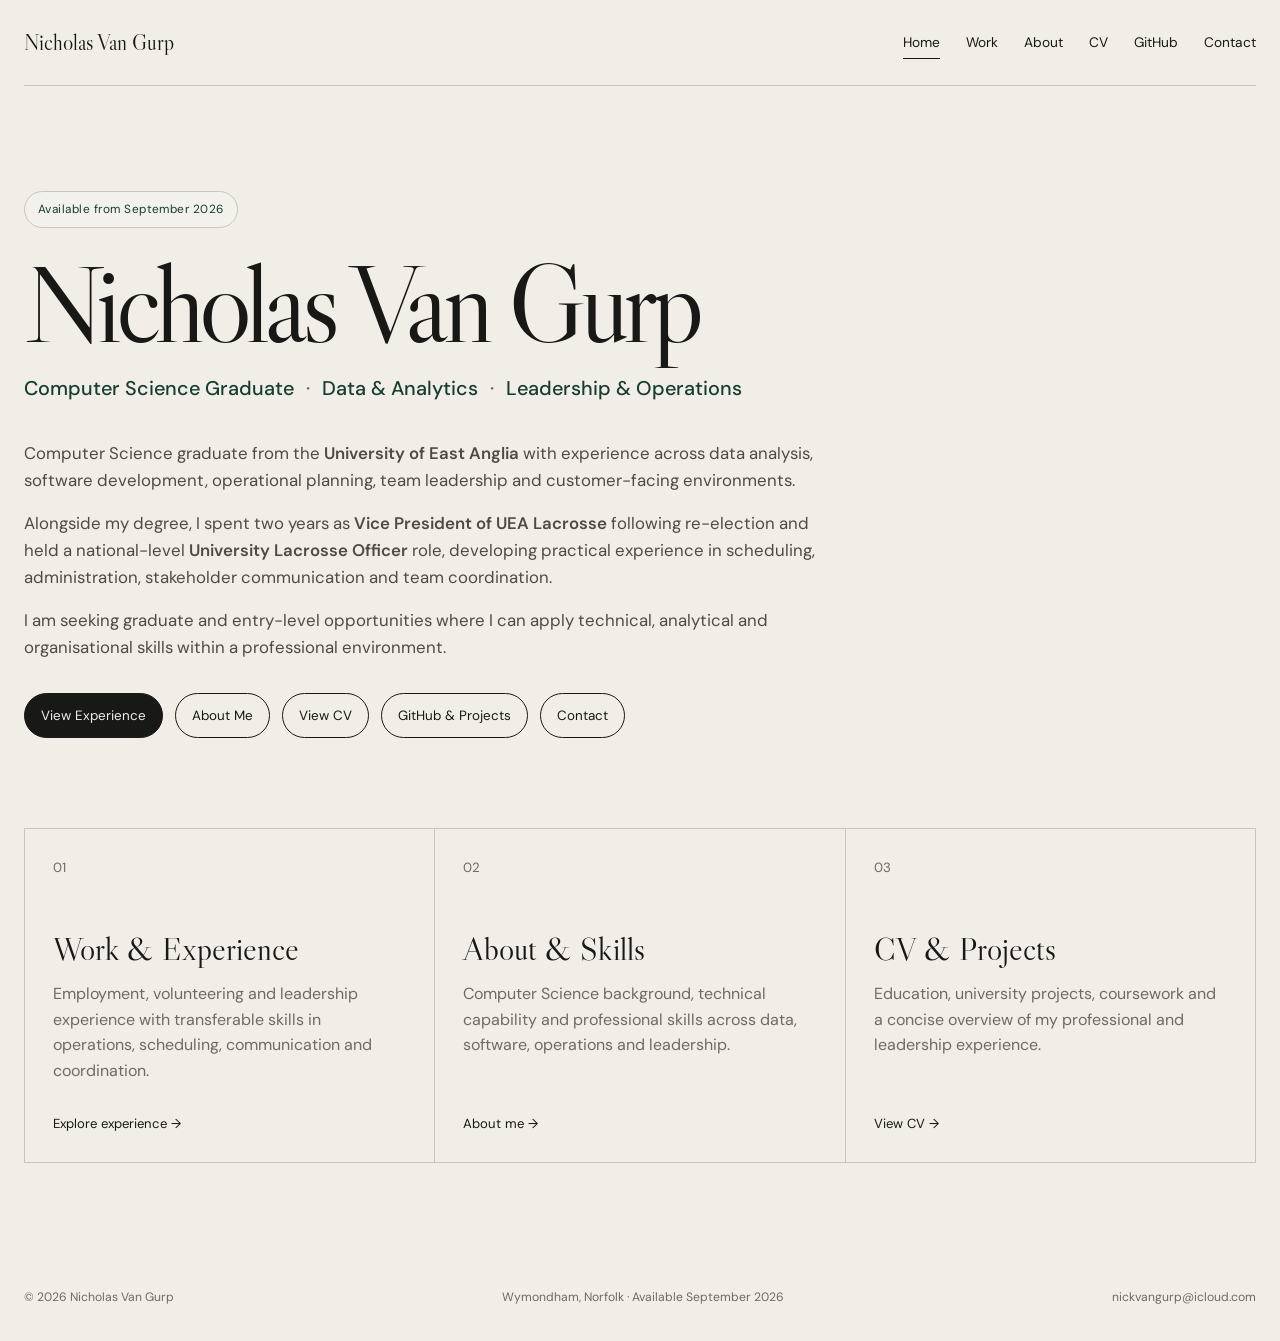
<file: index.html>
<!doctype html><html lang="en"><head><meta charset="UTF-8"><meta name="viewport" content="width=device-width,initial-scale=1"><meta name="theme-color" content="#f0eee7"><link rel="stylesheet" href="assets/style.css"><link rel="canonical" href="https://nicholasvangurp.co.uk/"><title>Nicholas Van Gurp — Computer Science Graduate</title><meta name="description" content="Nicholas Van Gurp — Computer Science graduate specialising in data, analytics, operations and leadership. Available September 2026."></head><body id="top"><div class="mobile-nav"><a href="index.html">Home</a><a href="work.html">Work & Experience</a><a href="about.html">About</a><a href="cv.html">CV</a><a href="github.html">GitHub</a><a href="contact.html">Contact</a></div><div class="wrap"><header class="header"><a class="logo" href="index.html">Nicholas Van Gurp</a><nav class="nav"><a class="active" href="index.html">Home</a><a href="work.html">Work</a><a href="about.html">About</a><a href="cv.html">CV</a><a href="github.html">GitHub</a><a href="contact.html">Contact</a><a class="pill" href="https://github.com/nickvangurp" target="_blank" rel="noopener">Profile ↗</a></nav><button class="menu" aria-label="Menu"><span></span><span></span><span></span></button></header><main><section class="home-intro reveal"><div class="status">Available from September 2026</div><h1>Nicholas Van Gurp</h1><h2>Computer Science Graduate <span>·</span> Data & Analytics <span>·</span> Leadership & Operations</h2><p>Computer Science graduate from the <strong>University of East Anglia</strong> with experience across data analysis, software development, operational planning, team leadership and customer-facing environments.</p><p>Alongside my degree, I spent two years as <strong>Vice President of UEA Lacrosse</strong> following re-election and held a national-level <strong>University Lacrosse Officer</strong> role, developing practical experience in scheduling, administration, stakeholder communication and team coordination.</p><p>I am seeking graduate and entry-level opportunities where I can apply technical, analytical and organisational skills within a professional environment.</p><div class="button-row"><a class="button primary" href="work.html">View Experience</a><a class="button" href="about.html">About Me</a><a class="button" href="cv.html">View CV</a><a class="button" href="github.html">GitHub & Projects</a><a class="button" href="contact.html">Contact</a></div></section><section class="home-grid"><a class="home-card" href="work.html"><small>01</small><h3>Work & Experience</h3><p>Employment, volunteering and leadership experience with transferable skills in operations, scheduling, communication and coordination.</p><span>Explore experience →</span></a><a class="home-card" href="about.html"><small>02</small><h3>About & Skills</h3><p>Computer Science background, technical capability and professional skills across data, software, operations and leadership.</p><span>About me →</span></a><a class="home-card" href="cv.html"><small>03</small><h3>CV & Projects</h3><p>Education, university projects, coursework and a concise overview of my professional and leadership experience.</p><span>View CV →</span></a></section></main><footer><span>© <span data-year></span> Nicholas Van Gurp</span><span>Wymondham, Norfolk · Available September 2026</span><a href="mailto:nickvangurp@icloud.com">nickvangurp@icloud.com</a></footer></div><script src="assets/main.js"></script></body></html>
</file>
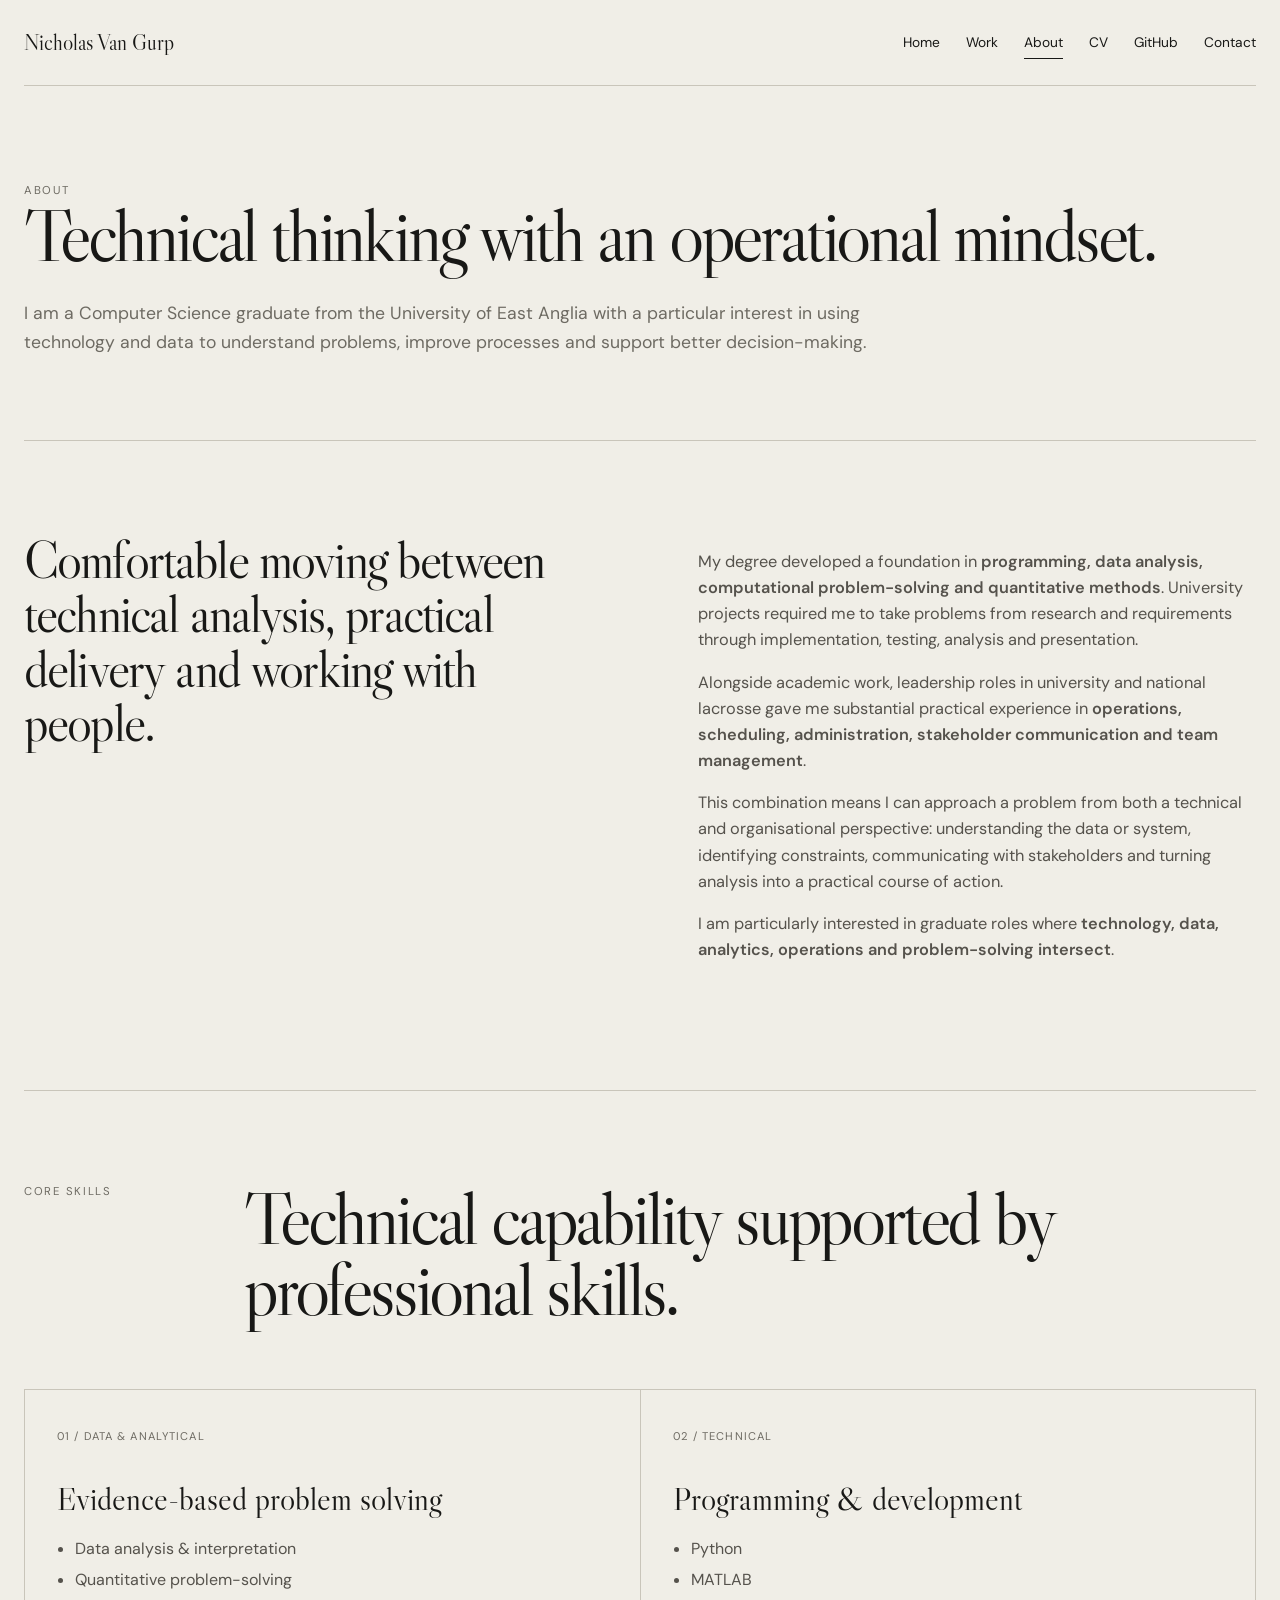
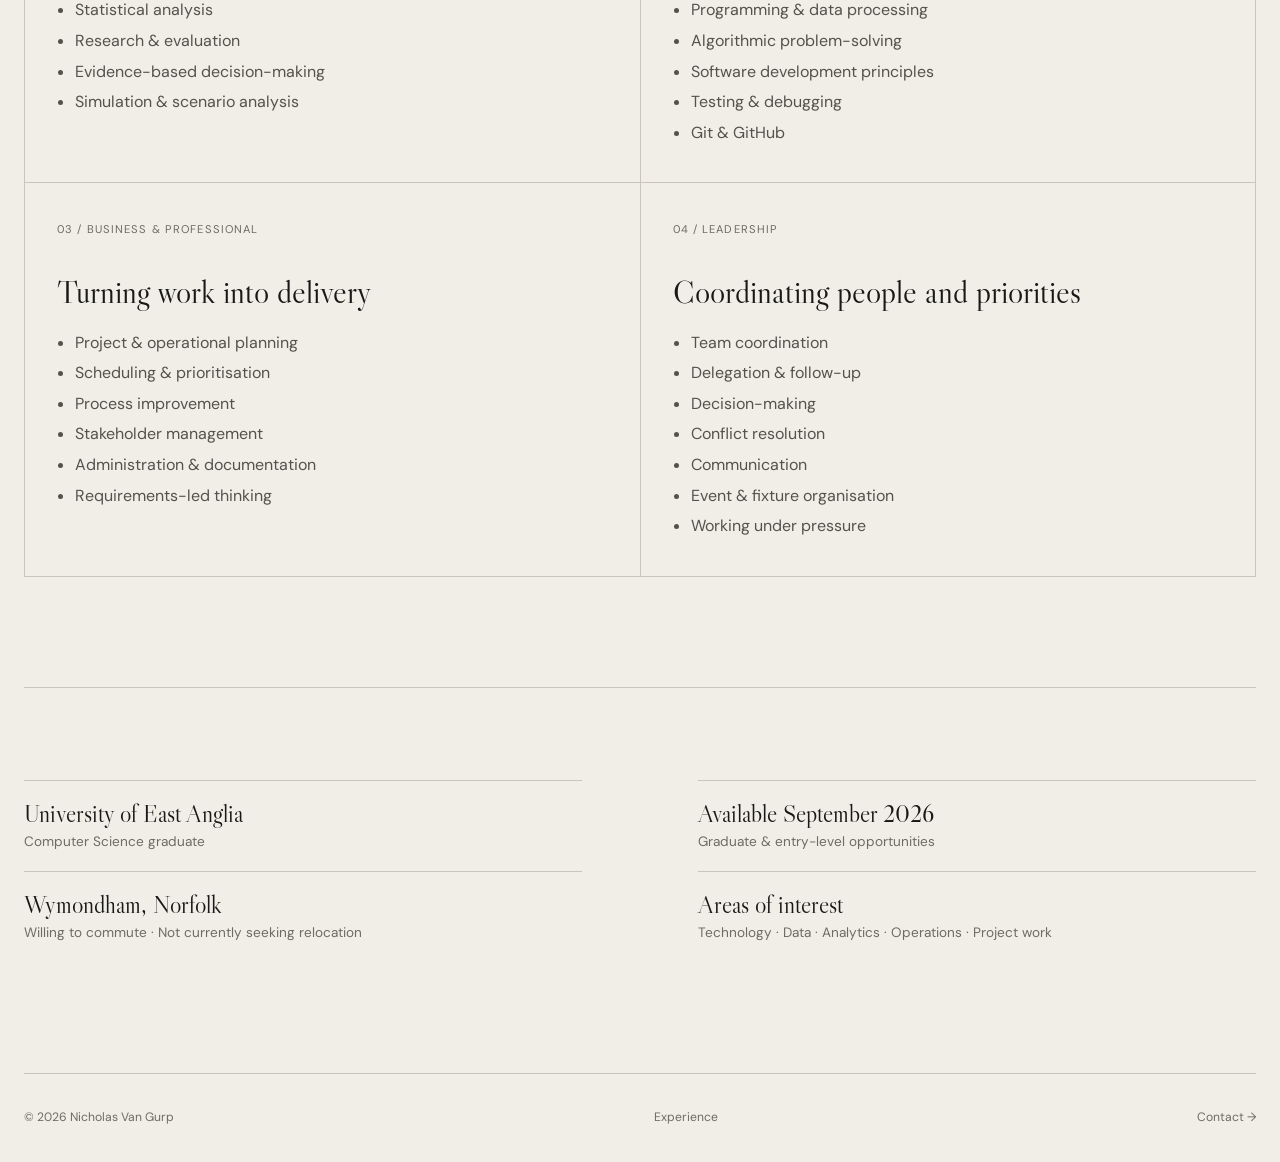
<file: about.html>
<!doctype html><html lang="en"><head><meta charset="UTF-8"><meta name="viewport" content="width=device-width,initial-scale=1"><link rel="stylesheet" href="assets/style.css"><title>About — Nicholas Van Gurp</title><meta name="description" content="About Nicholas Van Gurp, Computer Science graduate with skills in data, software, operations and leadership."></head><body id="top"><div class="mobile-nav"><a href="work.html">Work</a><a href="about.html">About</a><a href="cv.html">CV</a><a href="contact.html">Contact</a><a href="https://github.com/nickvangurp" target="_blank">GitHub ↗</a></div><div class="wrap"><header class="header"><a class="logo" href="index.html">Nicholas Van Gurp</a><nav class="nav"><a href="work.html">Work</a><a class="active" href="about.html">About</a><a href="cv.html">CV</a><a href="contact.html">Contact</a><a class="pill" href="https://github.com/nickvangurp" target="_blank">GitHub ↗</a></nav><button class="menu" aria-label="Menu"><span></span><span></span><span></span></button></header><main><section class="page-hero"><div class="kicker">About</div><h1>Technical thinking with an operational mindset.</h1><p class="intro">I am a Computer Science graduate from the University of East Anglia with a particular interest in using technology and data to understand problems, improve processes and support better decision-making.</p></section><section class="section"><div class="split"><p class="big-copy reveal">Comfortable moving between technical analysis, practical delivery and working with people.</p><div class="copy reveal"><p>My degree developed a foundation in <strong>programming, data analysis, computational problem-solving and quantitative methods</strong>. University projects required me to take problems from research and requirements through implementation, testing, analysis and presentation.</p><p>Alongside academic work, leadership roles in university and national lacrosse gave me substantial practical experience in <strong>operations, scheduling, administration, stakeholder communication and team management</strong>.</p><p>This combination means I can approach a problem from both a technical and organisational perspective: understanding the data or system, identifying constraints, communicating with stakeholders and turning analysis into a practical course of action.</p><p>I am particularly interested in graduate roles where <strong>technology, data, analytics, operations and problem-solving intersect</strong>.</p></div></div></section><section class="section"><div class="section-head"><div class="kicker">Core Skills</div><h2>Technical capability supported by professional skills.</h2></div><div class="skill-groups"><div class="skill-group reveal"><span>01 / Data & Analytical</span><h3>Evidence-based problem solving</h3><ul><li>Data analysis & interpretation</li><li>Quantitative problem-solving</li><li>Statistical analysis</li><li>Research & evaluation</li><li>Evidence-based decision-making</li><li>Simulation & scenario analysis</li></ul></div><div class="skill-group reveal"><span>02 / Technical</span><h3>Programming & development</h3><ul><li>Python</li><li>MATLAB</li><li>Programming & data processing</li><li>Algorithmic problem-solving</li><li>Software development principles</li><li>Testing & debugging</li><li>Git & GitHub</li></ul></div><div class="skill-group reveal"><span>03 / Business & Professional</span><h3>Turning work into delivery</h3><ul><li>Project & operational planning</li><li>Scheduling & prioritisation</li><li>Process improvement</li><li>Stakeholder management</li><li>Administration & documentation</li><li>Requirements-led thinking</li></ul></div><div class="skill-group reveal"><span>04 / Leadership</span><h3>Coordinating people and priorities</h3><ul><li>Team coordination</li><li>Delegation & follow-up</li><li>Decision-making</li><li>Conflict resolution</li><li>Communication</li><li>Event & fixture organisation</li><li>Working under pressure</li></ul></div></div></section><section class="section"><div class="split"><div><div class="fact"><b>University of East Anglia</b><span>Computer Science graduate</span></div><div class="fact"><b>Wymondham, Norfolk</b><span>Willing to commute · Not currently seeking relocation</span></div></div><div><div class="fact"><b>Available September 2026</b><span>Graduate & entry-level opportunities</span></div><div class="fact"><b>Areas of interest</b><span>Technology · Data · Analytics · Operations · Project work</span></div></div></div></section></main><footer><span>© <span data-year></span> Nicholas Van Gurp</span><a href="work.html">Experience</a><a href="contact.html">Contact →</a></footer></div><script src="assets/main.js"></script></body></html>
</file>
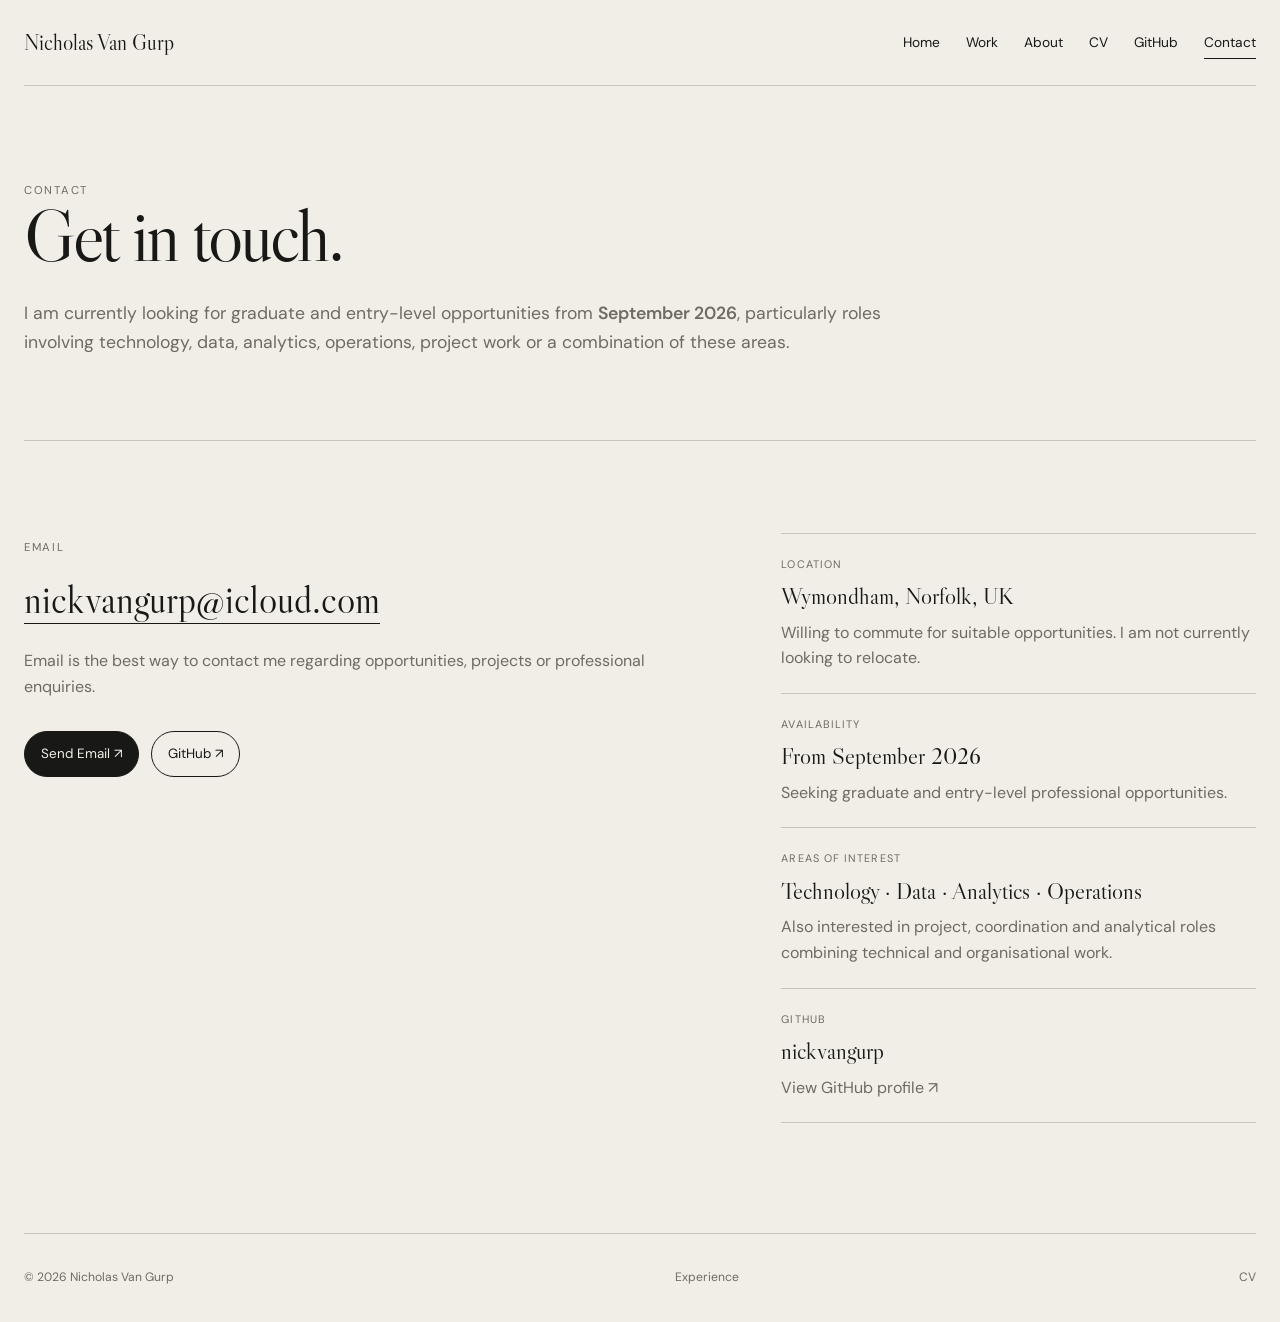
<file: contact.html>
<!doctype html><html lang="en"><head><meta charset="UTF-8"><meta name="viewport" content="width=device-width,initial-scale=1"><link rel="stylesheet" href="assets/style.css"><title>Contact — Nicholas Van Gurp</title><meta name="description" content="Contact Nicholas Van Gurp for graduate and entry-level opportunities from September 2026."></head><body id="top"><div class="mobile-nav"><a href="work.html">Work</a><a href="about.html">About</a><a href="cv.html">CV</a><a href="contact.html">Contact</a><a href="https://github.com/nickvangurp" target="_blank">GitHub ↗</a></div><div class="wrap"><header class="header"><a class="logo" href="index.html">Nicholas Van Gurp</a><nav class="nav"><a href="work.html">Work</a><a href="about.html">About</a><a href="cv.html">CV</a><a class="active" href="contact.html">Contact</a><a class="pill" href="https://github.com/nickvangurp" target="_blank">GitHub ↗</a></nav><button class="menu" aria-label="Menu"><span></span><span></span><span></span></button></header><main><section class="page-hero"><div class="kicker">Contact</div><h1>Get in touch.</h1><p class="intro">I am currently looking for graduate and entry-level opportunities from <strong>September 2026</strong>, particularly roles involving technology, data, analytics, operations, project work or a combination of these areas.</p></section><section class="section"><div class="contact-layout"><div class="contact-main reveal"><span class="kicker">Email</span><a class="email" href="mailto:nickvangurp@icloud.com">nickvangurp@icloud.com</a><p>Email is the best way to contact me regarding opportunities, projects or professional enquiries.</p><div class="button-row"><a class="button primary" href="mailto:nickvangurp@icloud.com">Send Email ↗</a><a class="button" href="https://github.com/nickvangurp" target="_blank">GitHub ↗</a></div></div><div class="contact-facts reveal"><div class="contact-fact"><span>Location</span><strong>Wymondham, Norfolk, UK</strong><p>Willing to commute for suitable opportunities. I am not currently looking to relocate.</p></div><div class="contact-fact"><span>Availability</span><strong>From September 2026</strong><p>Seeking graduate and entry-level professional opportunities.</p></div><div class="contact-fact"><span>Areas of interest</span><strong>Technology · Data · Analytics · Operations</strong><p>Also interested in project, coordination and analytical roles combining technical and organisational work.</p></div><div class="contact-fact"><span>GitHub</span><strong>nickvangurp</strong><p><a class="link" href="https://github.com/nickvangurp" target="_blank">View GitHub profile ↗</a></p></div></div></div></section></main><footer><span>© <span data-year></span> Nicholas Van Gurp</span><a href="work.html">Experience</a><a href="cv.html">CV</a></footer></div><script src="assets/main.js"></script></body></html>
</file>
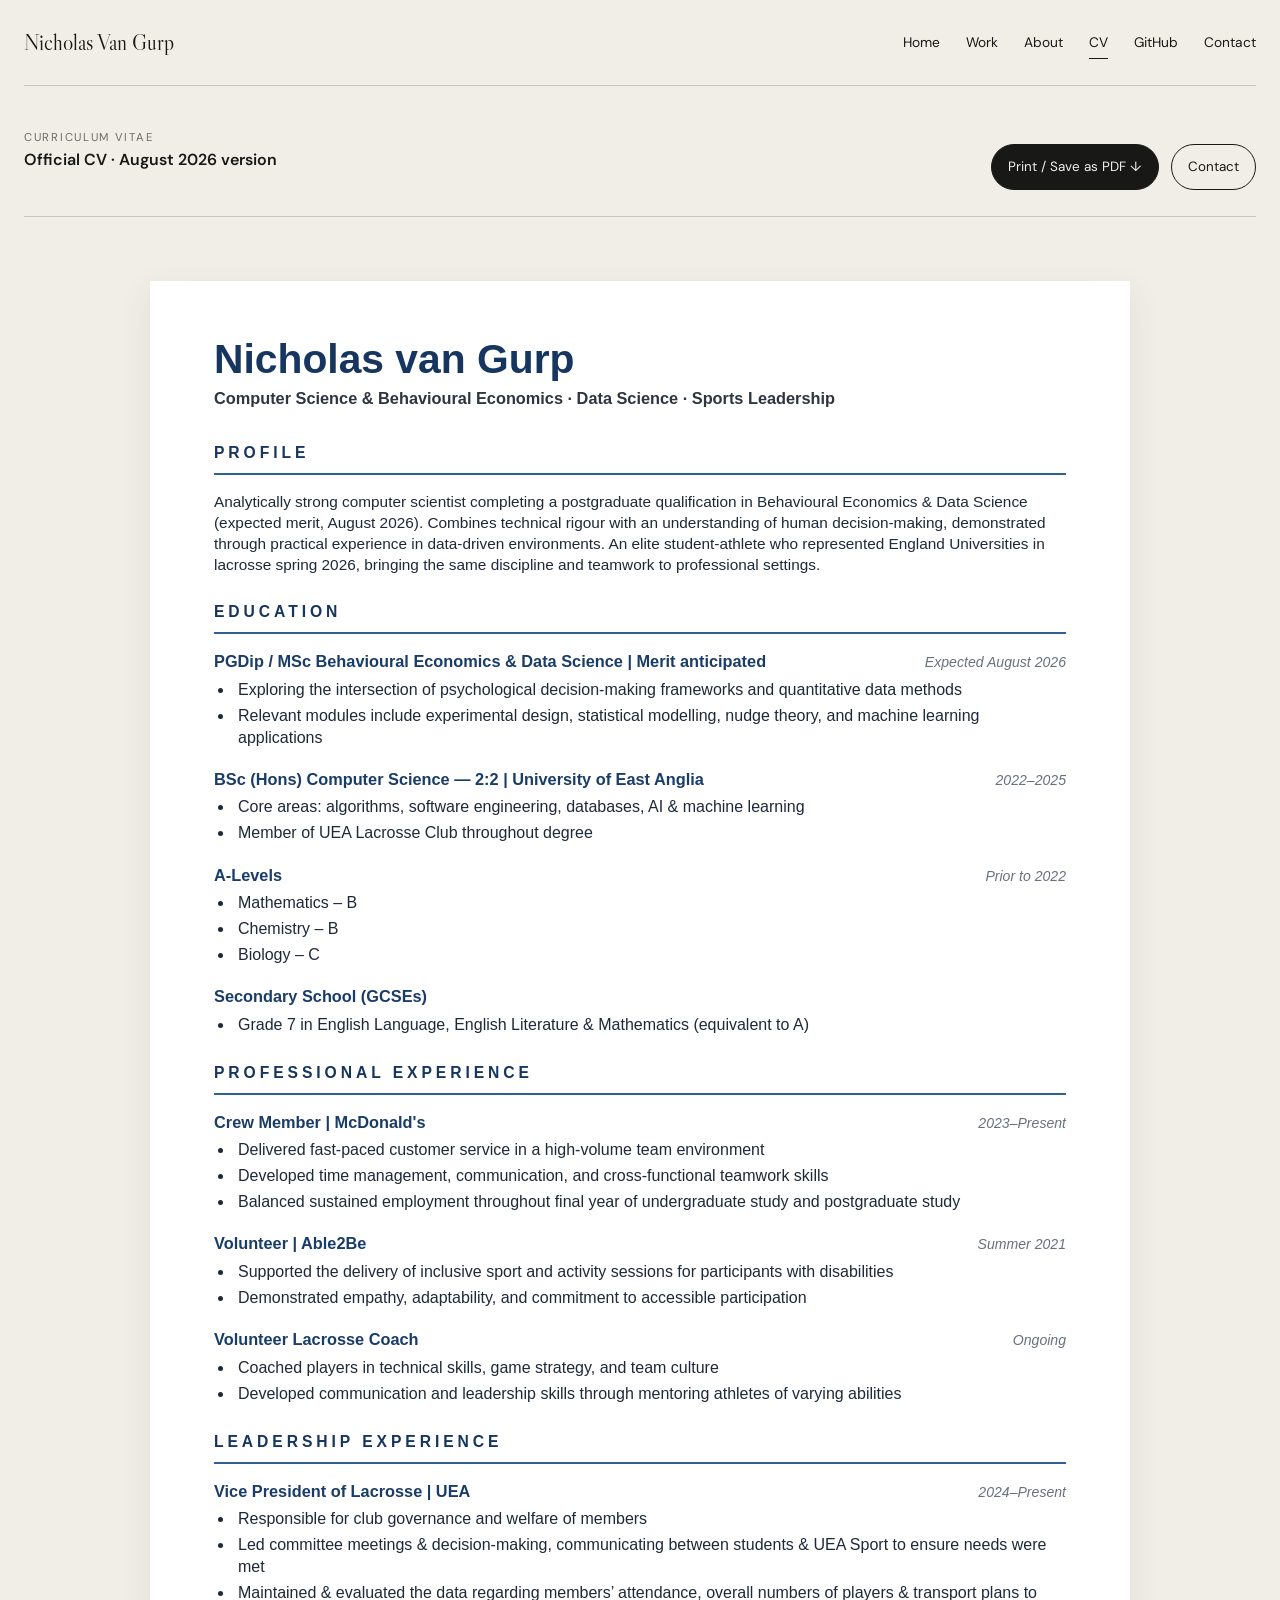
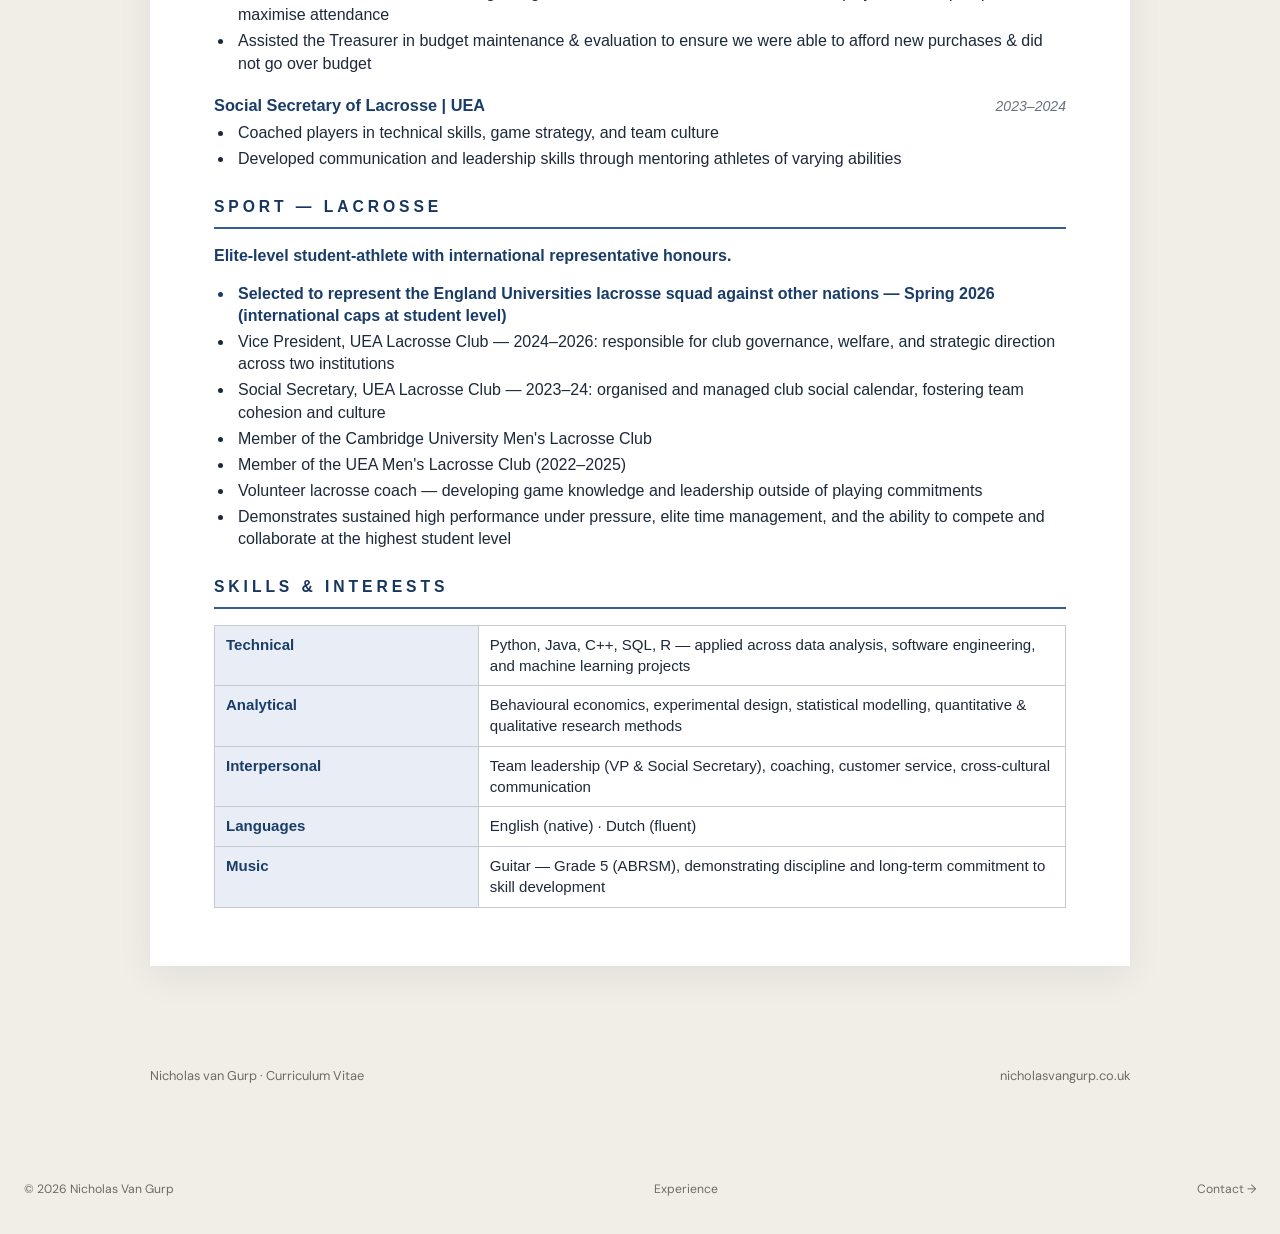
<file: cv.html>
<!doctype html><html lang="en"><head><meta charset="UTF-8"><meta name="viewport" content="width=device-width,initial-scale=1"><meta name="description" content="Curriculum Vitae of Nicholas van Gurp — Computer Science, Behavioural Economics, Data Science and Sports Leadership."><link rel="stylesheet" href="assets/style.css"><title>CV — Nicholas van Gurp</title><style>.cv-toolbar{display:flex;justify-content:space-between;align-items:center;gap:20px;padding:26px 0;border-bottom:1px solid var(--line)}.cv-toolbar .actions{margin:0}.cv-paper{max-width:980px;margin:64px auto 100px;background:#fff;padding:58px 64px;color:#1d2939;box-shadow:0 10px 34px rgba(24,24,22,.07);font-family:Arial,Helvetica,sans-serif;line-height:1.38}.cv-name{font-family:Arial,Helvetica,sans-serif;font-size:2.55rem;line-height:1;margin:0 0 8px;color:#16365f;font-weight:700}.cv-headline{font-size:1.02rem;font-weight:700;margin:0 0 34px;color:#2d3540}.cv-section{margin-top:28px}.cv-section-title{font:700 .98rem/1.2 Arial,Helvetica,sans-serif;color:#16365f;text-transform:uppercase;letter-spacing:.25em;border-bottom:2px solid #315f91;padding:0 0 10px;margin:0 0 16px}.cv-profile{margin:0;font-size:.96rem}.cv-entry{margin:0 0 19px}.cv-entry-head{display:flex;justify-content:space-between;gap:24px;align-items:baseline;margin-bottom:5px}.cv-entry-head strong{font-size:1.02rem;color:#193c69}.cv-entry-head em{font-size:.88rem;color:#68717e;white-space:nowrap}.cv-entry-sub{font-weight:700;color:#505966}.cv-bullets{margin:6px 0 0 20px;padding:0}.cv-bullets li{padding-left:4px;margin:4px 0}.cv-emphasis{font-weight:700;color:#193c69}.cv-skills{width:100%;border-collapse:collapse;margin-top:8px;font-size:.94rem}.cv-skills th,.cv-skills td{border:1px solid #c7cbd1;padding:9px 11px;vertical-align:top;text-align:left}.cv-skills th{width:31%;background:#e9eef6;color:#193c69}.cv-note{font-size:.78rem;color:var(--muted);margin-top:14px}.cv-site-footer{max-width:980px;margin:0 auto 60px;display:flex;justify-content:space-between;gap:18px;font-size:.8rem;color:var(--muted)}@media(max-width:760px){.cv-paper{margin:28px -4px 70px;padding:34px 22px}.cv-entry-head{display:block}.cv-entry-head em{display:block;margin-top:3px}.cv-skills,.cv-skills tbody,.cv-skills tr,.cv-skills th,.cv-skills td{display:block;width:100%}.cv-skills th{border-bottom:0}.cv-toolbar{align-items:flex-start;flex-direction:column}.cv-name{font-size:2.1rem}}@media print{body{background:#fff}.header,.mobile-nav,.cv-toolbar,.cv-site-footer,footer{display:none!important}.wrap{width:100%;max-width:none}.cv-paper{box-shadow:none;margin:0;padding:0;max-width:none;font-size:10.5pt}.cv-section{break-inside:avoid}.cv-name{font-size:25pt}.cv-section-title{font-size:10pt}}</style></head><body id="top"><div class="mobile-nav"><a href="work.html">Work</a><a href="about.html">About</a><a href="cv.html">CV</a><a href="github.html">GitHub</a><a href="contact.html">Contact</a></div><div class="wrap"><header class="header"><a class="logo" href="index.html">Nicholas Van Gurp</a><nav class="nav"><a href="work.html">Work</a><a href="about.html">About</a><a class="active" href="cv.html">CV</a><a href="github.html">GitHub</a><a href="contact.html">Contact</a><a class="pill" href="https://github.com/nickvangurp" target="_blank" rel="noopener">Profile ↗</a></nav><button class="menu" aria-label="Menu"><span></span><span></span><span></span></button></header><div class="cv-toolbar"><div><div class="kicker">Curriculum Vitae</div><strong>Official CV · August 2026 version</strong></div><div class="button-row"><button class="button primary" type="button" onclick="window.print()">Print / Save as PDF ↓</button><a class="button" href="contact.html">Contact</a></div></div><main class="cv-paper"><header><h1 class="cv-name">Nicholas van Gurp</h1><p class="cv-headline">Computer Science &amp; Behavioural Economics · Data Science · Sports Leadership</p></header><section class="cv-section"><h2 class="cv-section-title">Profile</h2><p class="cv-profile">Analytically strong computer scientist completing a postgraduate qualification in Behavioural Economics &amp; Data Science (expected merit, August 2026). Combines technical rigour with an understanding of human decision-making, demonstrated through practical experience in data-driven environments. An elite student-athlete who represented England Universities in lacrosse spring 2026, bringing the same discipline and teamwork to professional settings.</p></section><section class="cv-section"><h2 class="cv-section-title">Education</h2><div class="cv-entry"><div class="cv-entry-head"><strong>PGDip / MSc Behavioural Economics &amp; Data Science | Merit anticipated</strong><em>Expected August 2026</em></div><ul class="cv-bullets"><li>Exploring the intersection of psychological decision-making frameworks and quantitative data methods</li><li>Relevant modules include experimental design, statistical modelling, nudge theory, and machine learning applications</li></ul></div><div class="cv-entry"><div class="cv-entry-head"><strong>BSc (Hons) Computer Science — 2:2 | University of East Anglia</strong><em>2022–2025</em></div><ul class="cv-bullets"><li>Core areas: algorithms, software engineering, databases, AI &amp; machine learning</li><li>Member of UEA Lacrosse Club throughout degree</li></ul></div><div class="cv-entry"><div class="cv-entry-head"><strong>A-Levels</strong><em>Prior to 2022</em></div><ul class="cv-bullets"><li>Mathematics – B</li><li>Chemistry – B</li><li>Biology – C</li></ul></div><div class="cv-entry"><div class="cv-entry-head"><strong>Secondary School (GCSEs)</strong></div><ul class="cv-bullets"><li>Grade 7 in English Language, English Literature &amp; Mathematics (equivalent to A)</li></ul></div></section><section class="cv-section"><h2 class="cv-section-title">Professional Experience</h2><div class="cv-entry"><div class="cv-entry-head"><strong>Crew Member | McDonald's</strong><em>2023–Present</em></div><ul class="cv-bullets"><li>Delivered fast-paced customer service in a high-volume team environment</li><li>Developed time management, communication, and cross-functional teamwork skills</li><li>Balanced sustained employment throughout final year of undergraduate study and postgraduate study</li></ul></div><div class="cv-entry"><div class="cv-entry-head"><strong>Volunteer | Able2Be</strong><em>Summer 2021</em></div><ul class="cv-bullets"><li>Supported the delivery of inclusive sport and activity sessions for participants with disabilities</li><li>Demonstrated empathy, adaptability, and commitment to accessible participation</li></ul></div><div class="cv-entry"><div class="cv-entry-head"><strong>Volunteer Lacrosse Coach</strong><em>Ongoing</em></div><ul class="cv-bullets"><li>Coached players in technical skills, game strategy, and team culture</li><li>Developed communication and leadership skills through mentoring athletes of varying abilities</li></ul></div></section><section class="cv-section"><h2 class="cv-section-title">Leadership Experience</h2><div class="cv-entry"><div class="cv-entry-head"><strong>Vice President of Lacrosse | UEA</strong><em>2024–Present</em></div><ul class="cv-bullets"><li>Responsible for club governance and welfare of members</li><li>Led committee meetings &amp; decision-making, communicating between students &amp; UEA Sport to ensure needs were met</li><li>Maintained &amp; evaluated the data regarding members’ attendance, overall numbers of players &amp; transport plans to maximise attendance</li><li>Assisted the Treasurer in budget maintenance &amp; evaluation to ensure we were able to afford new purchases &amp; did not go over budget</li></ul></div><div class="cv-entry"><div class="cv-entry-head"><strong>Social Secretary of Lacrosse | UEA</strong><em>2023–2024</em></div><ul class="cv-bullets"><li>Coached players in technical skills, game strategy, and team culture</li><li>Developed communication and leadership skills through mentoring athletes of varying abilities</li></ul></div></section><section class="cv-section"><h2 class="cv-section-title">Sport — Lacrosse</h2><p class="cv-emphasis">Elite-level student-athlete with international representative honours.</p><ul class="cv-bullets"><li class="cv-emphasis">Selected to represent the England Universities lacrosse squad against other nations — Spring 2026 (international caps at student level)</li><li>Vice President, UEA Lacrosse Club — 2024–2026: responsible for club governance, welfare, and strategic direction across two institutions</li><li>Social Secretary, UEA Lacrosse Club — 2023–24: organised and managed club social calendar, fostering team cohesion and culture</li><li>Member of the Cambridge University Men's Lacrosse Club</li><li>Member of the UEA Men's Lacrosse Club (2022–2025)</li><li>Volunteer lacrosse coach — developing game knowledge and leadership outside of playing commitments</li><li>Demonstrates sustained high performance under pressure, elite time management, and the ability to compete and collaborate at the highest student level</li></ul></section><section class="cv-section"><h2 class="cv-section-title">Skills &amp; Interests</h2><table class="cv-skills"><tr><th>Technical</th><td>Python, Java, C++, SQL, R — applied across data analysis, software engineering, and machine learning projects</td></tr><tr><th>Analytical</th><td>Behavioural economics, experimental design, statistical modelling, quantitative &amp; qualitative research methods</td></tr><tr><th>Interpersonal</th><td>Team leadership (VP &amp; Social Secretary), coaching, customer service, cross-cultural communication</td></tr><tr><th>Languages</th><td>English (native) · Dutch (fluent)</td></tr><tr><th>Music</th><td>Guitar — Grade 5 (ABRSM), demonstrating discipline and long-term commitment to skill development</td></tr></table></section></main><div class="cv-site-footer"><span>Nicholas van Gurp · Curriculum Vitae</span><span>nicholasvangurp.co.uk</span></div><footer><span>© <span data-year></span> Nicholas Van Gurp</span><a href="work.html">Experience</a><a href="contact.html">Contact →</a></footer></div><script src="assets/main.js"></script></body></html>
</file>
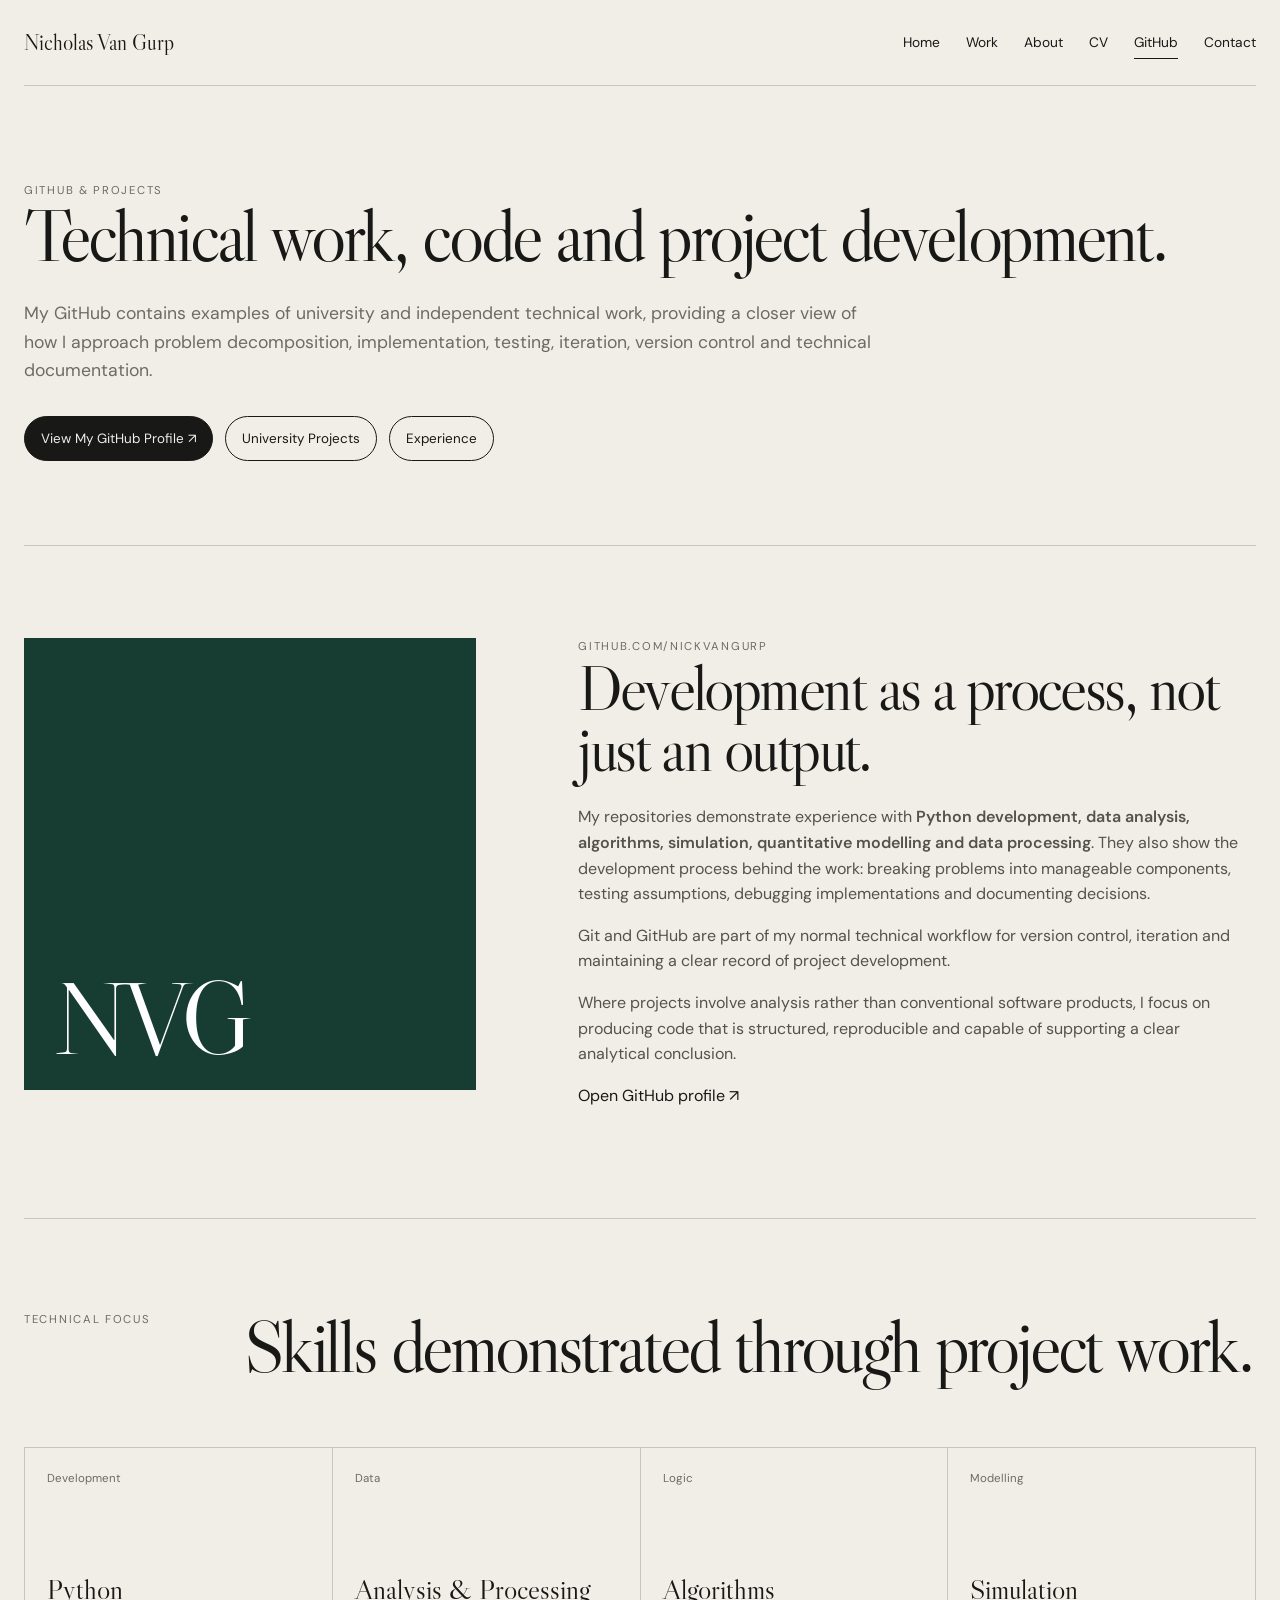
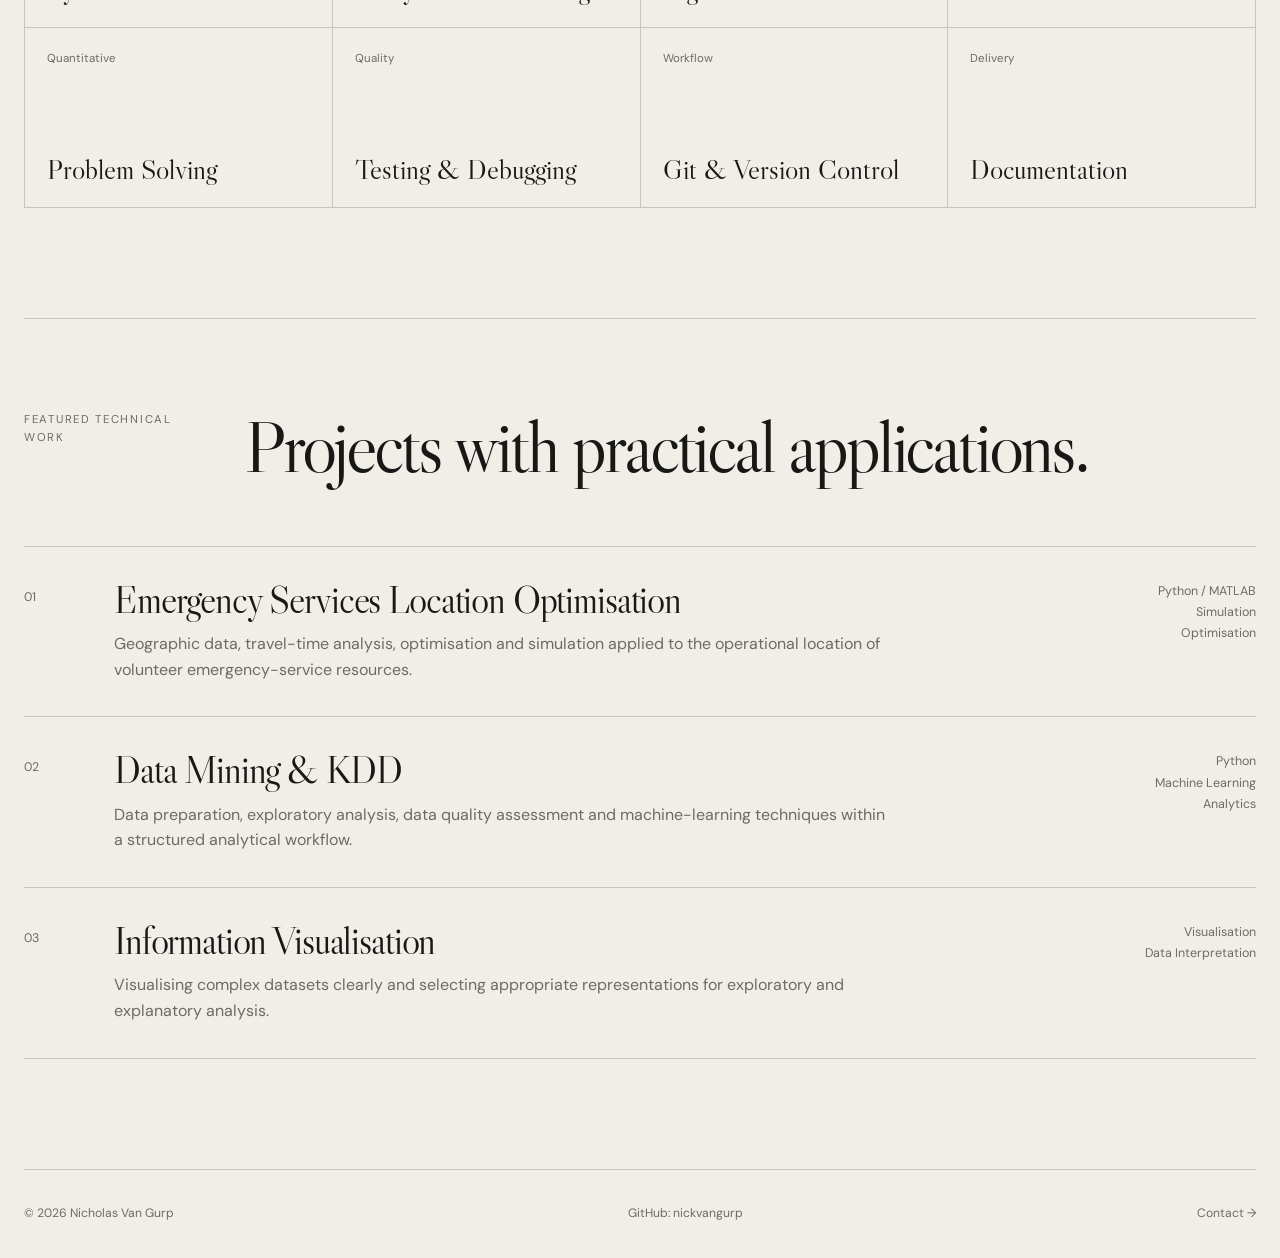
<file: github.html>
<!doctype html><html lang="en"><head><meta charset="UTF-8"><meta name="viewport" content="width=device-width,initial-scale=1"><link rel="stylesheet" href="assets/style.css"><title>GitHub & Projects — Nicholas Van Gurp</title><meta name="description" content="GitHub, programming and technical project work by Nicholas Van Gurp."></head><body id="top"><div class="mobile-nav"><a href="work.html">Work</a><a href="about.html">About</a><a href="cv.html">CV</a><a href="github.html">GitHub</a><a href="contact.html">Contact</a></div><div class="wrap"><header class="header"><a class="logo" href="index.html">Nicholas Van Gurp</a><nav class="nav"><a href="work.html">Work</a><a href="about.html">About</a><a href="cv.html">CV</a><a class="active" href="github.html">GitHub</a><a href="contact.html">Contact</a><a class="pill" href="https://github.com/nickvangurp" target="_blank" rel="noopener">Profile ↗</a></nav><button class="menu" aria-label="Menu"><span></span><span></span><span></span></button></header><main><section class="page-hero"><div class="kicker">GitHub & Projects</div><h1>Technical work, code and project development.</h1><p class="intro">My GitHub contains examples of university and independent technical work, providing a closer view of how I approach problem decomposition, implementation, testing, iteration, version control and technical documentation.</p><div class="button-row"><a class="button primary" href="https://github.com/nickvangurp" target="_blank" rel="noopener">View My GitHub Profile ↗</a><a class="button" href="cv.html">University Projects</a><a class="button" href="work.html">Experience</a></div></section><section class="section"><div class="github-profile"><div class="github-mark reveal">NVG</div><div class="github-copy reveal"><div class="kicker">github.com/nickvangurp</div><h2>Development as a process, not just an output.</h2><p>My repositories demonstrate experience with <strong>Python development, data analysis, algorithms, simulation, quantitative modelling and data processing</strong>. They also show the development process behind the work: breaking problems into manageable components, testing assumptions, debugging implementations and documenting decisions.</p><p>Git and GitHub are part of my normal technical workflow for version control, iteration and maintaining a clear record of project development.</p><p>Where projects involve analysis rather than conventional software products, I focus on producing code that is structured, reproducible and capable of supporting a clear analytical conclusion.</p><a class="link" href="https://github.com/nickvangurp" target="_blank" rel="noopener">Open GitHub profile ↗</a></div></div></section><section class="section"><div class="section-head"><div class="kicker">Technical Focus</div><h2>Skills demonstrated through project work.</h2></div><div class="skills"><div class="skill"><small>Development</small><strong>Python</strong></div><div class="skill"><small>Data</small><strong>Analysis & Processing</strong></div><div class="skill"><small>Logic</small><strong>Algorithms</strong></div><div class="skill"><small>Modelling</small><strong>Simulation</strong></div><div class="skill"><small>Quantitative</small><strong>Problem Solving</strong></div><div class="skill"><small>Quality</small><strong>Testing & Debugging</strong></div><div class="skill"><small>Workflow</small><strong>Git & Version Control</strong></div><div class="skill"><small>Delivery</small><strong>Documentation</strong></div></div></section><section class="section"><div class="section-head"><div class="kicker">Featured Technical Work</div><h2>Projects with practical applications.</h2></div><div class="project-list"><a class="project-row" href="projects/emergency-services.html"><div class="num">01</div><div><h3>Emergency Services Location Optimisation</h3><p>Geographic data, travel-time analysis, optimisation and simulation applied to the operational location of volunteer emergency-service resources.</p></div><div class="meta">Python / MATLAB<br>Simulation<br>Optimisation</div></a><a class="project-row" href="projects/data-mining.html"><div class="num">02</div><div><h3>Data Mining & KDD</h3><p>Data preparation, exploratory analysis, data quality assessment and machine-learning techniques within a structured analytical workflow.</p></div><div class="meta">Python<br>Machine Learning<br>Analytics</div></a><a class="project-row" href="projects/information-visualisation.html"><div class="num">03</div><div><h3>Information Visualisation</h3><p>Visualising complex datasets clearly and selecting appropriate representations for exploratory and explanatory analysis.</p></div><div class="meta">Visualisation<br>Data Interpretation</div></a></div></section></main><footer><span>© <span data-year></span> Nicholas Van Gurp</span><span>GitHub: nickvangurp</span><a href="contact.html">Contact →</a></footer></div><script src="assets/main.js"></script></body></html>
</file>
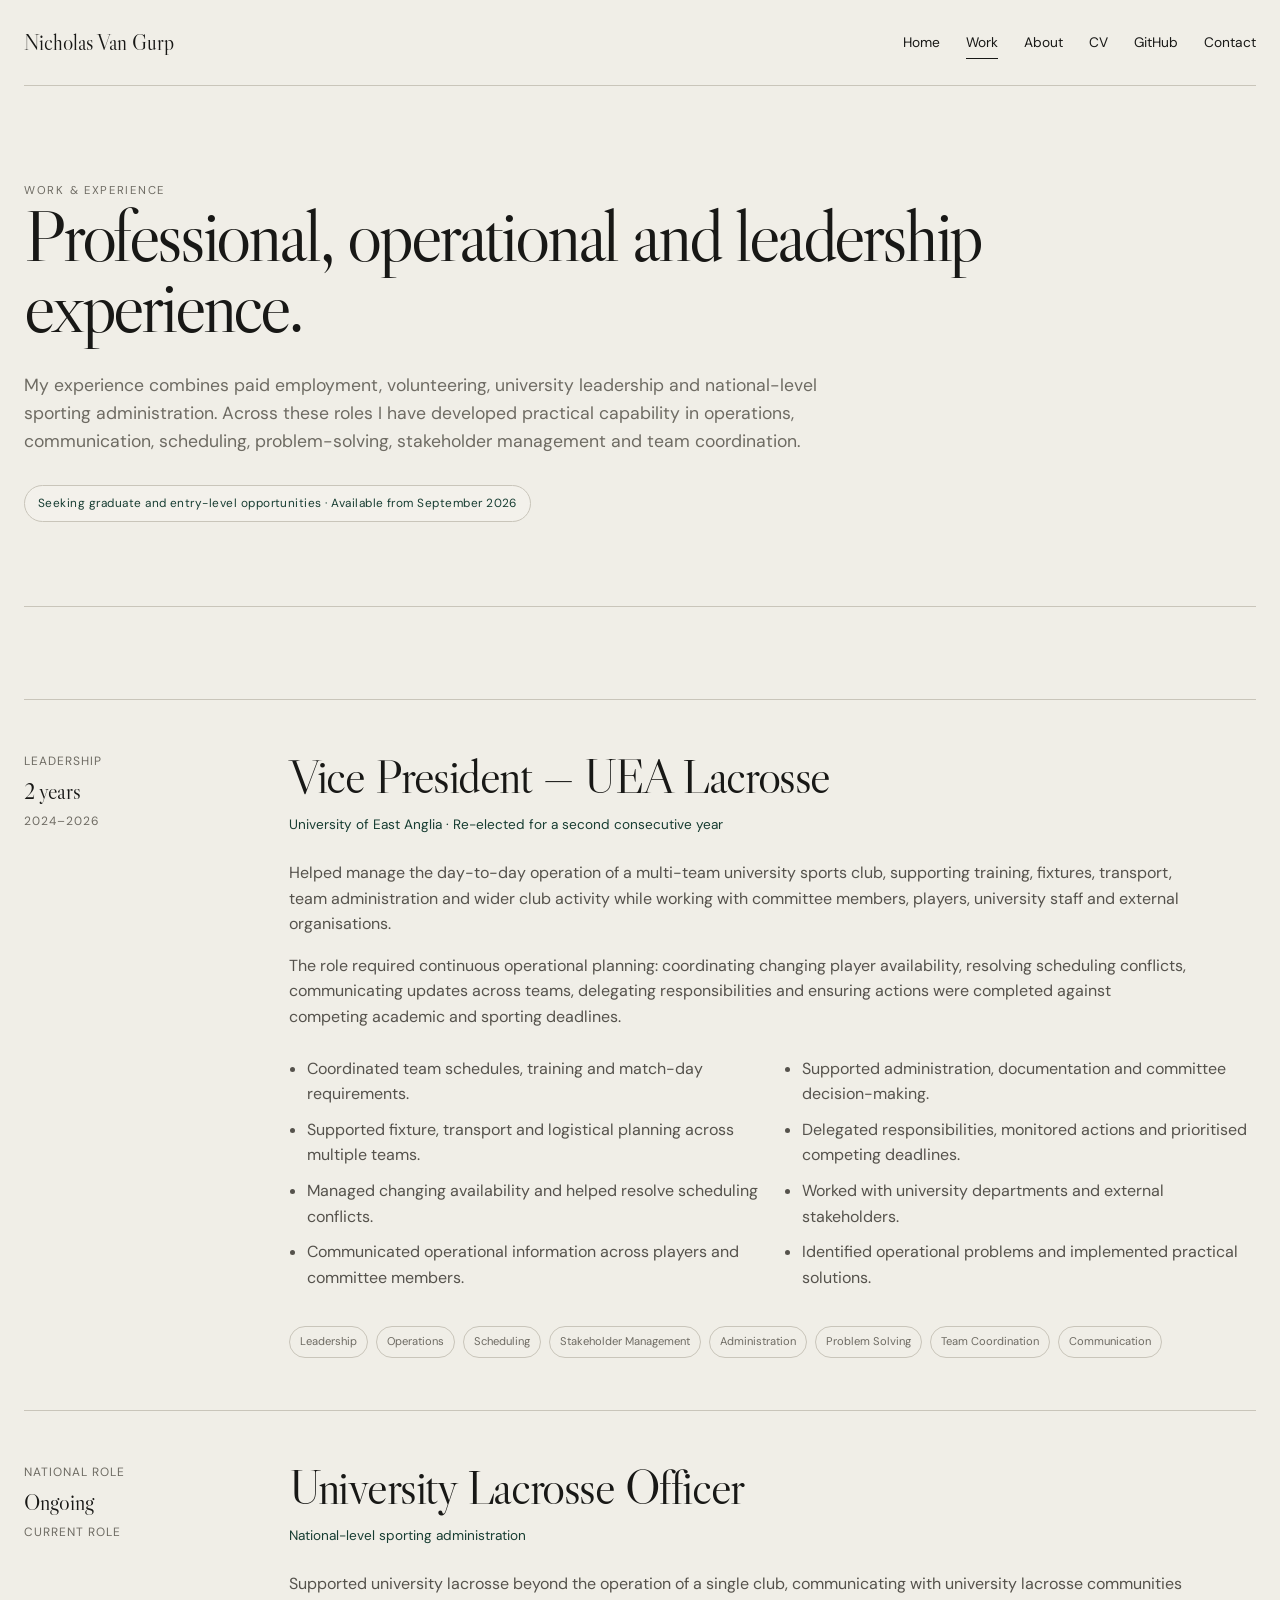
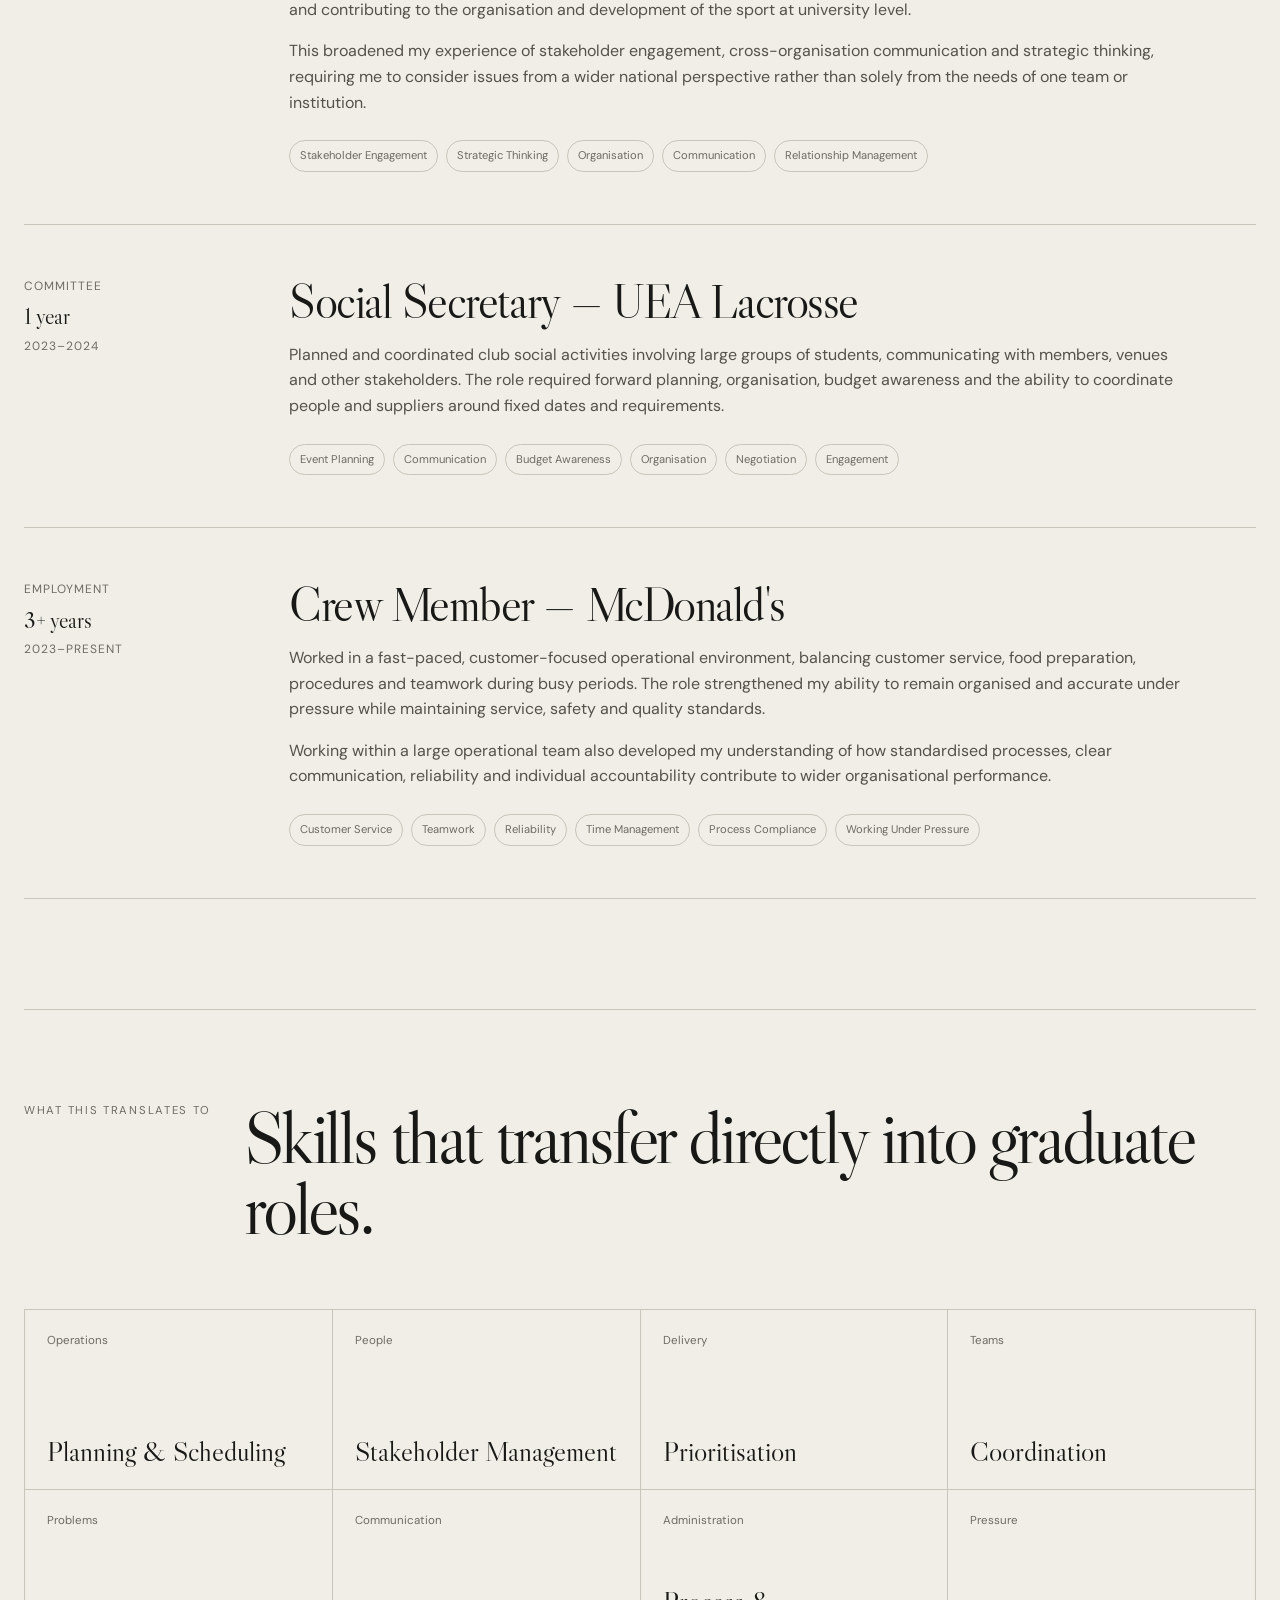
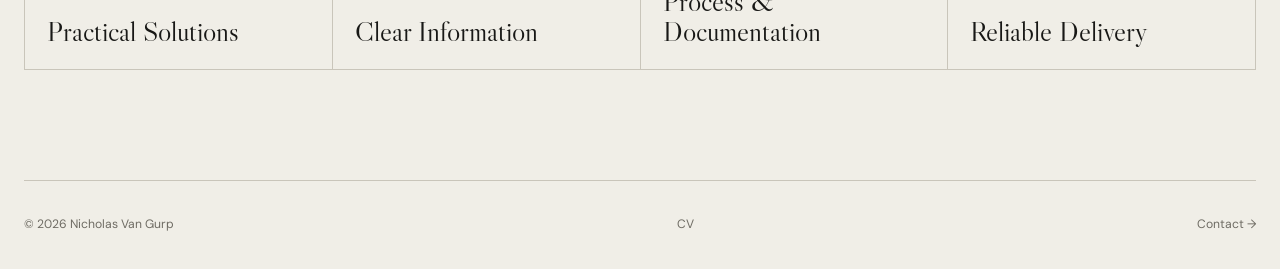
<file: work.html>
<!doctype html><html lang="en"><head><meta charset="UTF-8"><meta name="viewport" content="width=device-width,initial-scale=1"><link rel="stylesheet" href="assets/style.css"><title>Work & Experience — Nicholas Van Gurp</title><meta name="description" content="Professional employment, volunteering and leadership experience of Nicholas Van Gurp."></head><body id="top"><div class="mobile-nav"><a href="work.html">Work</a><a href="about.html">About</a><a href="cv.html">CV</a><a href="contact.html">Contact</a><a href="https://github.com/nickvangurp" target="_blank">GitHub ↗</a></div><div class="wrap"><header class="header"><a class="logo" href="index.html">Nicholas Van Gurp</a><nav class="nav"><a class="active" href="work.html">Work</a><a href="about.html">About</a><a href="cv.html">CV</a><a href="contact.html">Contact</a><a class="pill" href="https://github.com/nickvangurp" target="_blank">GitHub ↗</a></nav><button class="menu" aria-label="Menu"><span></span><span></span><span></span></button></header><main><section class="page-hero"><div class="kicker">Work & Experience</div><h1>Professional, operational and leadership experience.</h1><p class="intro">My experience combines paid employment, volunteering, university leadership and national-level sporting administration. Across these roles I have developed practical capability in operations, communication, scheduling, problem-solving, stakeholder management and team coordination.</p><div class="availability">Seeking graduate and entry-level opportunities · Available from September 2026</div></section><section class="section"><div class="experience-stack"><article class="experience-card reveal"><div class="experience-side"><span>Leadership</span><strong>2 years</strong><span>2024–2026</span></div><div><h2>Vice President — UEA Lacrosse</h2><p class="org">University of East Anglia · Re-elected for a second consecutive year</p><p>Helped manage the day-to-day operation of a multi-team university sports club, supporting training, fixtures, transport, team administration and wider club activity while working with committee members, players, university staff and external organisations.</p><p>The role required continuous operational planning: coordinating changing player availability, resolving scheduling conflicts, communicating updates across teams, delegating responsibilities and ensuring actions were completed against competing academic and sporting deadlines.</p><ul class="detail-list"><li>Coordinated team schedules, training and match-day requirements.</li><li>Supported fixture, transport and logistical planning across multiple teams.</li><li>Managed changing availability and helped resolve scheduling conflicts.</li><li>Communicated operational information across players and committee members.</li><li>Supported administration, documentation and committee decision-making.</li><li>Delegated responsibilities, monitored actions and prioritised competing deadlines.</li><li>Worked with university departments and external stakeholders.</li><li>Identified operational problems and implemented practical solutions.</li></ul><div class="tag-row"><span>Leadership</span><span>Operations</span><span>Scheduling</span><span>Stakeholder Management</span><span>Administration</span><span>Problem Solving</span><span>Team Coordination</span><span>Communication</span></div></div></article><article class="experience-card reveal"><div class="experience-side"><span>National role</span><strong>Ongoing</strong><span>Current role</span></div><div><h2>University Lacrosse Officer</h2><p class="org">National-level sporting administration</p><p>Supported university lacrosse beyond the operation of a single club, communicating with university lacrosse communities and contributing to the organisation and development of the sport at university level.</p><p>This broadened my experience of stakeholder engagement, cross-organisation communication and strategic thinking, requiring me to consider issues from a wider national perspective rather than solely from the needs of one team or institution.</p><div class="tag-row"><span>Stakeholder Engagement</span><span>Strategic Thinking</span><span>Organisation</span><span>Communication</span><span>Relationship Management</span></div></div></article><article class="experience-card reveal"><div class="experience-side"><span>Committee</span><strong>1 year</strong><span>2023–2024</span></div><div><h2>Social Secretary — UEA Lacrosse</h2><p>Planned and coordinated club social activities involving large groups of students, communicating with members, venues and other stakeholders. The role required forward planning, organisation, budget awareness and the ability to coordinate people and suppliers around fixed dates and requirements.</p><div class="tag-row"><span>Event Planning</span><span>Communication</span><span>Budget Awareness</span><span>Organisation</span><span>Negotiation</span><span>Engagement</span></div></div></article><article class="experience-card reveal"><div class="experience-side"><span>Employment</span><strong>3+ years</strong><span>2023–Present</span></div><div><h2>Crew Member — McDonald's</h2><p>Worked in a fast-paced, customer-focused operational environment, balancing customer service, food preparation, procedures and teamwork during busy periods. The role strengthened my ability to remain organised and accurate under pressure while maintaining service, safety and quality standards.</p><p>Working within a large operational team also developed my understanding of how standardised processes, clear communication, reliability and individual accountability contribute to wider organisational performance.</p><div class="tag-row"><span>Customer Service</span><span>Teamwork</span><span>Reliability</span><span>Time Management</span><span>Process Compliance</span><span>Working Under Pressure</span></div></div></article></div></section><section class="section"><div class="section-head"><div class="kicker">What this translates to</div><h2>Skills that transfer directly into graduate roles.</h2></div><div class="skills"><div class="skill"><small>Operations</small><strong>Planning & Scheduling</strong></div><div class="skill"><small>People</small><strong>Stakeholder Management</strong></div><div class="skill"><small>Delivery</small><strong>Prioritisation</strong></div><div class="skill"><small>Teams</small><strong>Coordination</strong></div><div class="skill"><small>Problems</small><strong>Practical Solutions</strong></div><div class="skill"><small>Communication</small><strong>Clear Information</strong></div><div class="skill"><small>Administration</small><strong>Process & Documentation</strong></div><div class="skill"><small>Pressure</small><strong>Reliable Delivery</strong></div></div></section></main><footer><span>© <span data-year></span> Nicholas Van Gurp</span><a href="cv.html">CV</a><a href="contact.html">Contact →</a></footer></div><script src="assets/main.js"></script></body></html>
</file>
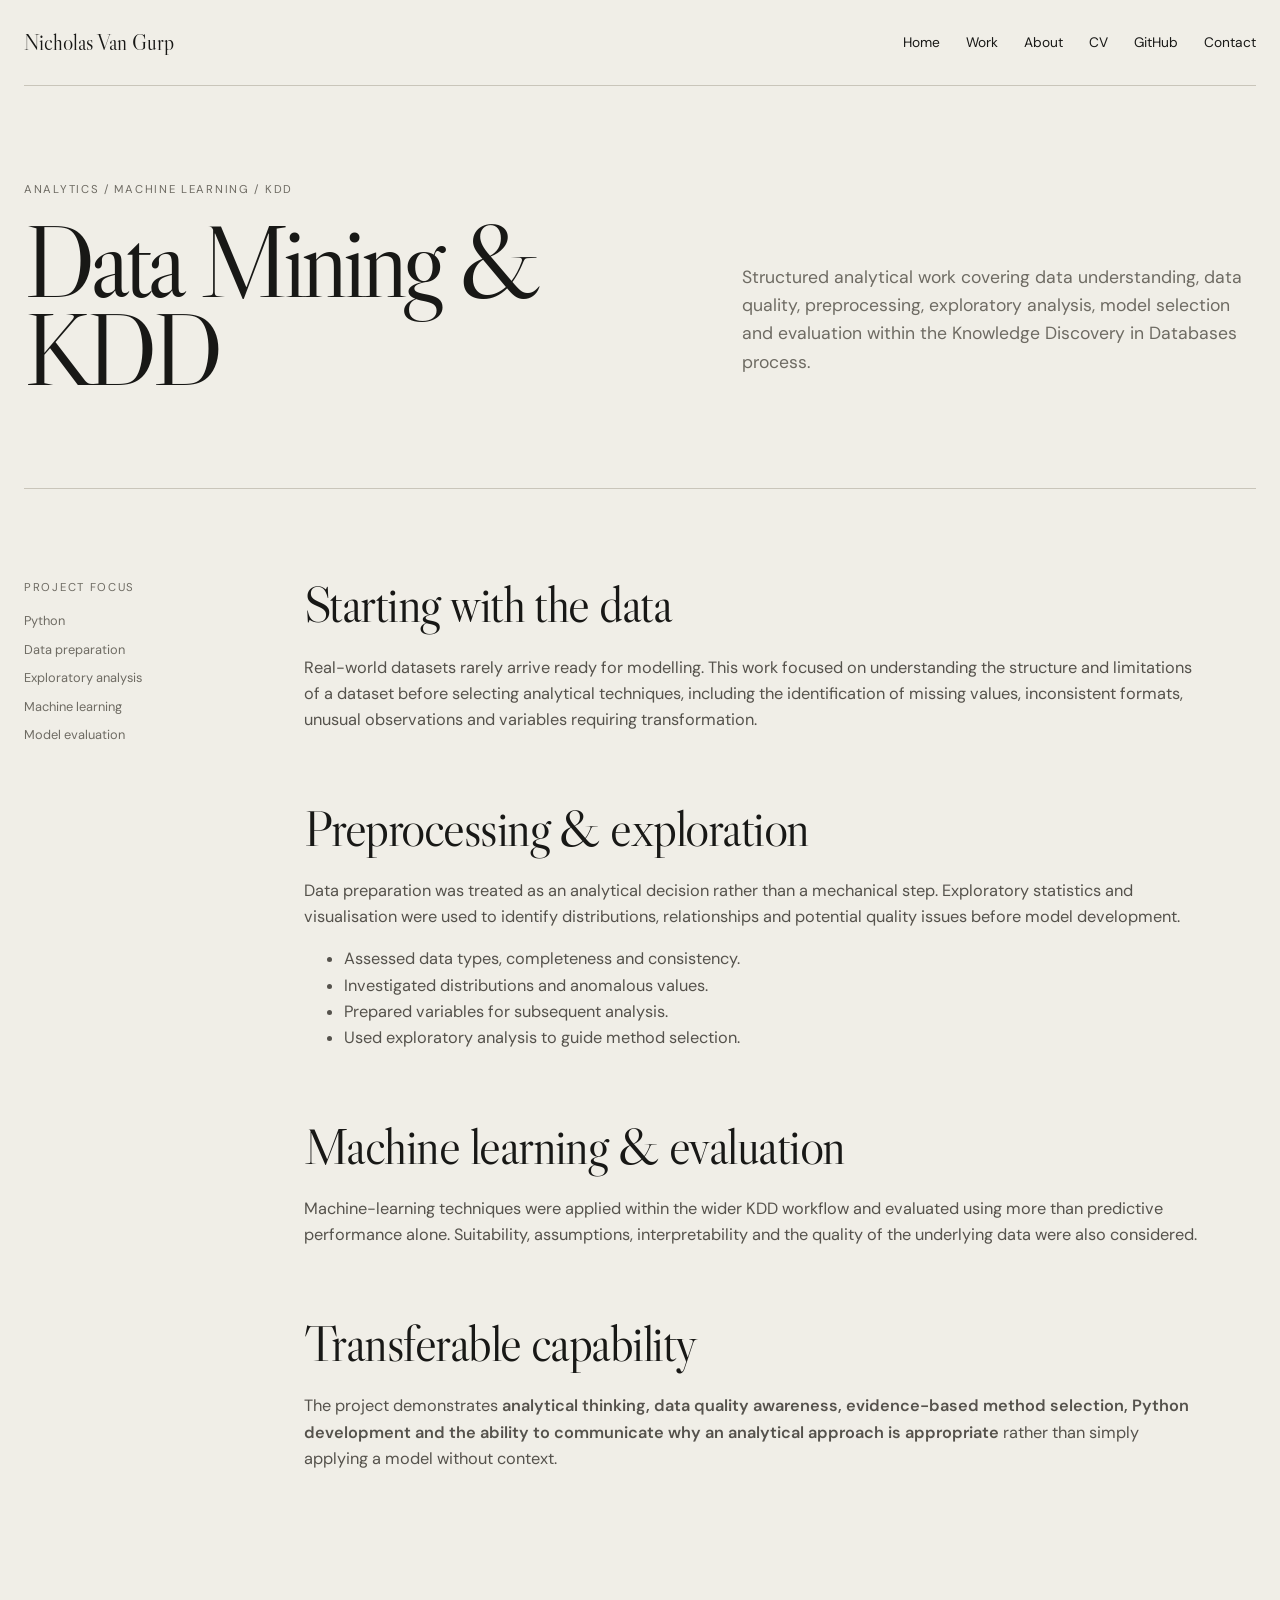
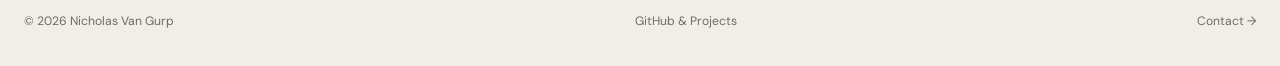
<file: projects/data-mining.html>
<!doctype html><html lang="en"><head><meta charset="UTF-8"><meta name="viewport" content="width=device-width,initial-scale=1"><link rel="stylesheet" href="../assets/style.css"><title>Data Mining & KDD — Nicholas Van Gurp</title><meta name="description" content="Data mining and KDD project covering data quality, preprocessing, exploratory analysis and machine learning."></head><body id="top"><div class="mobile-nav"><a href="../work.html">Work</a><a href="../about.html">About</a><a href="../cv.html">CV</a><a href="../github.html">GitHub</a><a href="../contact.html">Contact</a></div><div class="wrap"><header class="header"><a class="logo" href="../index.html">Nicholas Van Gurp</a><nav class="nav"><a href="../work.html">Work</a><a href="../about.html">About</a><a href="../cv.html">CV</a><a href="../github.html">GitHub</a><a href="../contact.html">Contact</a><a class="pill" href="https://github.com/nickvangurp" target="_blank" rel="noopener">Profile ↗</a></nav><button class="menu" aria-label="Menu"><span></span><span></span><span></span></button></header><main><section class="project-hero"><div><div class="kicker">Analytics / Machine Learning / KDD</div><h1>Data Mining & KDD</h1></div><p class="project-summary">Structured analytical work covering data understanding, data quality, preprocessing, exploratory analysis, model selection and evaluation within the Knowledge Discovery in Databases process.</p></section><section class="project-body"><aside class="sticky"><div class="kicker" style="margin-bottom:14px">Project focus</div><p>Python</p><p>Data preparation</p><p>Exploratory analysis</p><p>Machine learning</p><p>Model evaluation</p></aside><article class="article"><h2>Starting with the data</h2><p>Real-world datasets rarely arrive ready for modelling. This work focused on understanding the structure and limitations of a dataset before selecting analytical techniques, including the identification of missing values, inconsistent formats, unusual observations and variables requiring transformation.</p><h2>Preprocessing & exploration</h2><p>Data preparation was treated as an analytical decision rather than a mechanical step. Exploratory statistics and visualisation were used to identify distributions, relationships and potential quality issues before model development.</p><ul><li>Assessed data types, completeness and consistency.</li><li>Investigated distributions and anomalous values.</li><li>Prepared variables for subsequent analysis.</li><li>Used exploratory analysis to guide method selection.</li></ul><h2>Machine learning & evaluation</h2><p>Machine-learning techniques were applied within the wider KDD workflow and evaluated using more than predictive performance alone. Suitability, assumptions, interpretability and the quality of the underlying data were also considered.</p><h2>Transferable capability</h2><p>The project demonstrates <strong>analytical thinking, data quality awareness, evidence-based method selection, Python development and the ability to communicate why an analytical approach is appropriate</strong> rather than simply applying a model without context.</p></article></section></main><footer><span>© <span data-year></span> Nicholas Van Gurp</span><a href="../github.html">GitHub & Projects</a><a href="../contact.html">Contact →</a></footer></div><script src="../assets/main.js"></script></body></html>
</file>
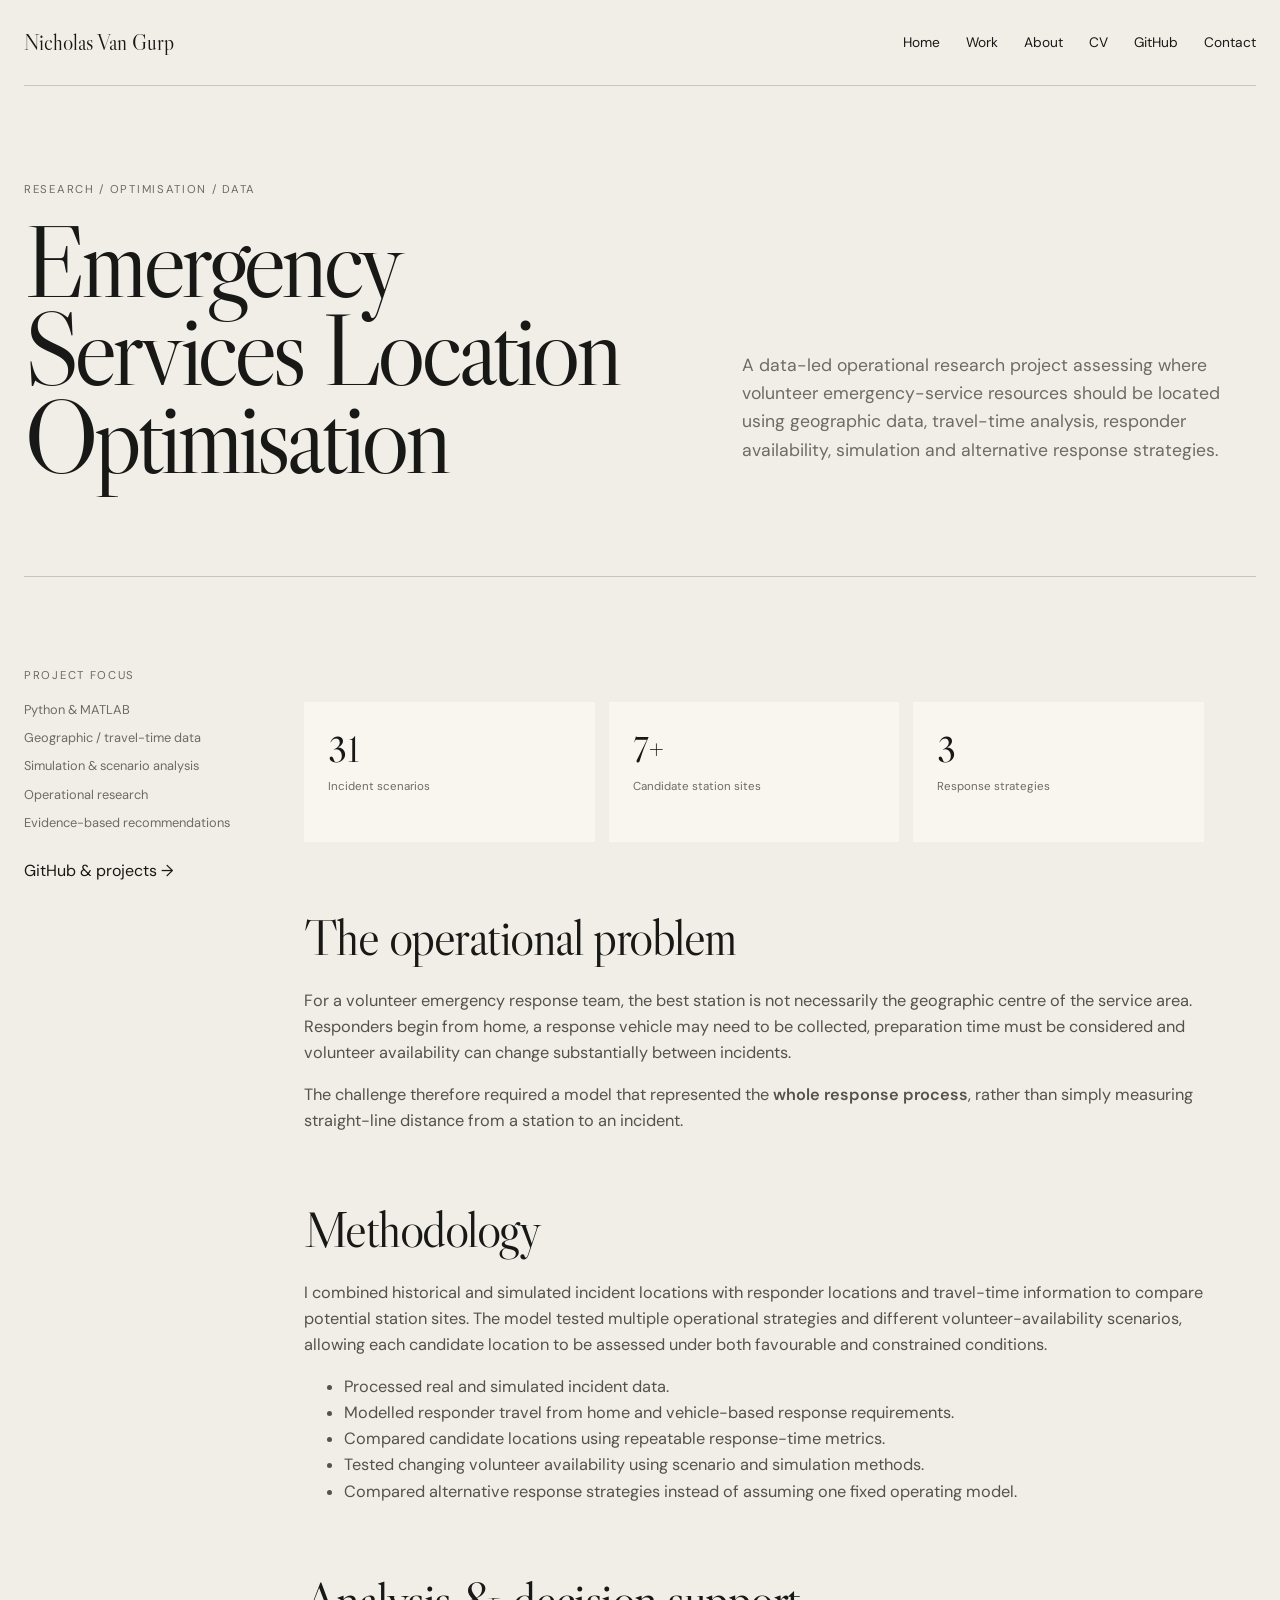
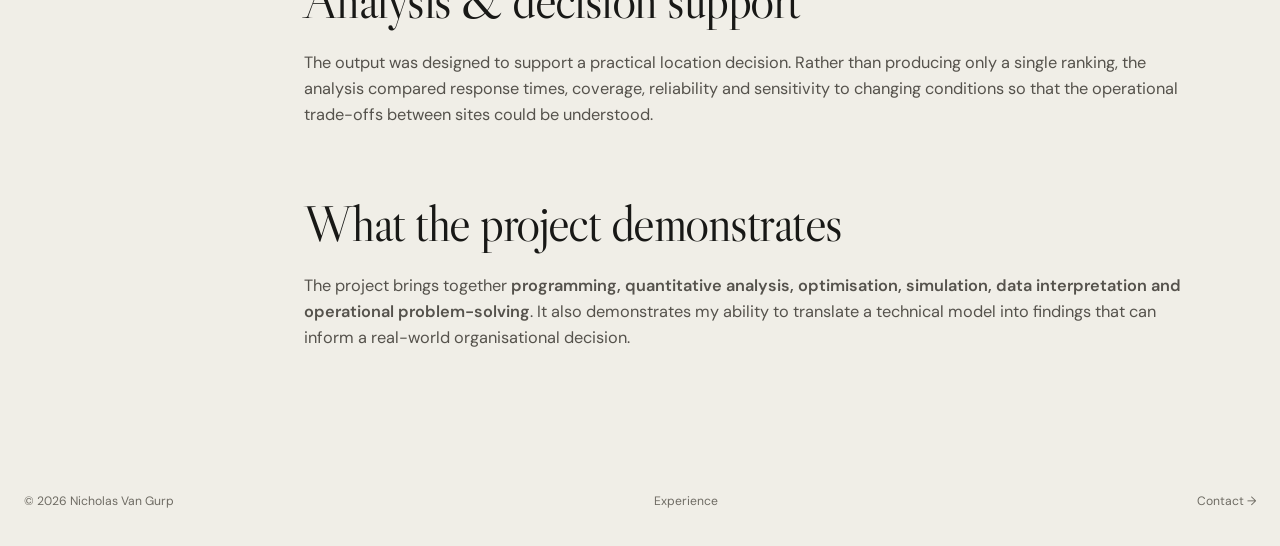
<file: projects/emergency-services.html>
<!doctype html><html lang="en"><head><meta charset="UTF-8"><meta name="viewport" content="width=device-width,initial-scale=1"><link rel="stylesheet" href="../assets/style.css"><title>Emergency Services Location Optimisation — Nicholas Van Gurp</title><meta name="description" content="Emergency services location optimisation project using travel-time analysis, simulation and operational research."></head><body id="top"><div class="mobile-nav"><a href="../work.html">Work</a><a href="../about.html">About</a><a href="../cv.html">CV</a><a href="../github.html">GitHub</a><a href="../contact.html">Contact</a></div><div class="wrap"><header class="header"><a class="logo" href="../index.html">Nicholas Van Gurp</a><nav class="nav"><a href="../work.html">Work</a><a href="../about.html">About</a><a href="../cv.html">CV</a><a href="../github.html">GitHub</a><a href="../contact.html">Contact</a><a class="pill" href="https://github.com/nickvangurp" target="_blank" rel="noopener">Profile ↗</a></nav><button class="menu" aria-label="Menu"><span></span><span></span><span></span></button></header><main><section class="project-hero"><div><div class="kicker">Research / Optimisation / Data</div><h1>Emergency Services Location Optimisation</h1></div><p class="project-summary">A data-led operational research project assessing where volunteer emergency-service resources should be located using geographic data, travel-time analysis, responder availability, simulation and alternative response strategies.</p></section><section class="project-body"><aside class="sticky"><div class="kicker" style="margin-bottom:14px">Project focus</div><p>Python & MATLAB</p><p>Geographic / travel-time data</p><p>Simulation & scenario analysis</p><p>Operational research</p><p>Evidence-based recommendations</p><div style="margin-top:24px"><a class="link" href="../github.html">GitHub & projects →</a></div></aside><article class="article"><div class="stat-grid"><div class="stat"><b>31</b><span>Incident scenarios</span></div><div class="stat"><b>7+</b><span>Candidate station sites</span></div><div class="stat"><b>3</b><span>Response strategies</span></div></div><h2>The operational problem</h2><p>For a volunteer emergency response team, the best station is not necessarily the geographic centre of the service area. Responders begin from home, a response vehicle may need to be collected, preparation time must be considered and volunteer availability can change substantially between incidents.</p><p>The challenge therefore required a model that represented the <strong>whole response process</strong>, rather than simply measuring straight-line distance from a station to an incident.</p><h2>Methodology</h2><p>I combined historical and simulated incident locations with responder locations and travel-time information to compare potential station sites. The model tested multiple operational strategies and different volunteer-availability scenarios, allowing each candidate location to be assessed under both favourable and constrained conditions.</p><ul><li>Processed real and simulated incident data.</li><li>Modelled responder travel from home and vehicle-based response requirements.</li><li>Compared candidate locations using repeatable response-time metrics.</li><li>Tested changing volunteer availability using scenario and simulation methods.</li><li>Compared alternative response strategies instead of assuming one fixed operating model.</li></ul><h2>Analysis & decision support</h2><p>The output was designed to support a practical location decision. Rather than producing only a single ranking, the analysis compared response times, coverage, reliability and sensitivity to changing conditions so that the operational trade-offs between sites could be understood.</p><h2>What the project demonstrates</h2><p>The project brings together <strong>programming, quantitative analysis, optimisation, simulation, data interpretation and operational problem-solving</strong>. It also demonstrates my ability to translate a technical model into findings that can inform a real-world organisational decision.</p></article></section></main><footer><span>© <span data-year></span> Nicholas Van Gurp</span><a href="../work.html">Experience</a><a href="../contact.html">Contact →</a></footer></div><script src="../assets/main.js"></script></body></html>
</file>
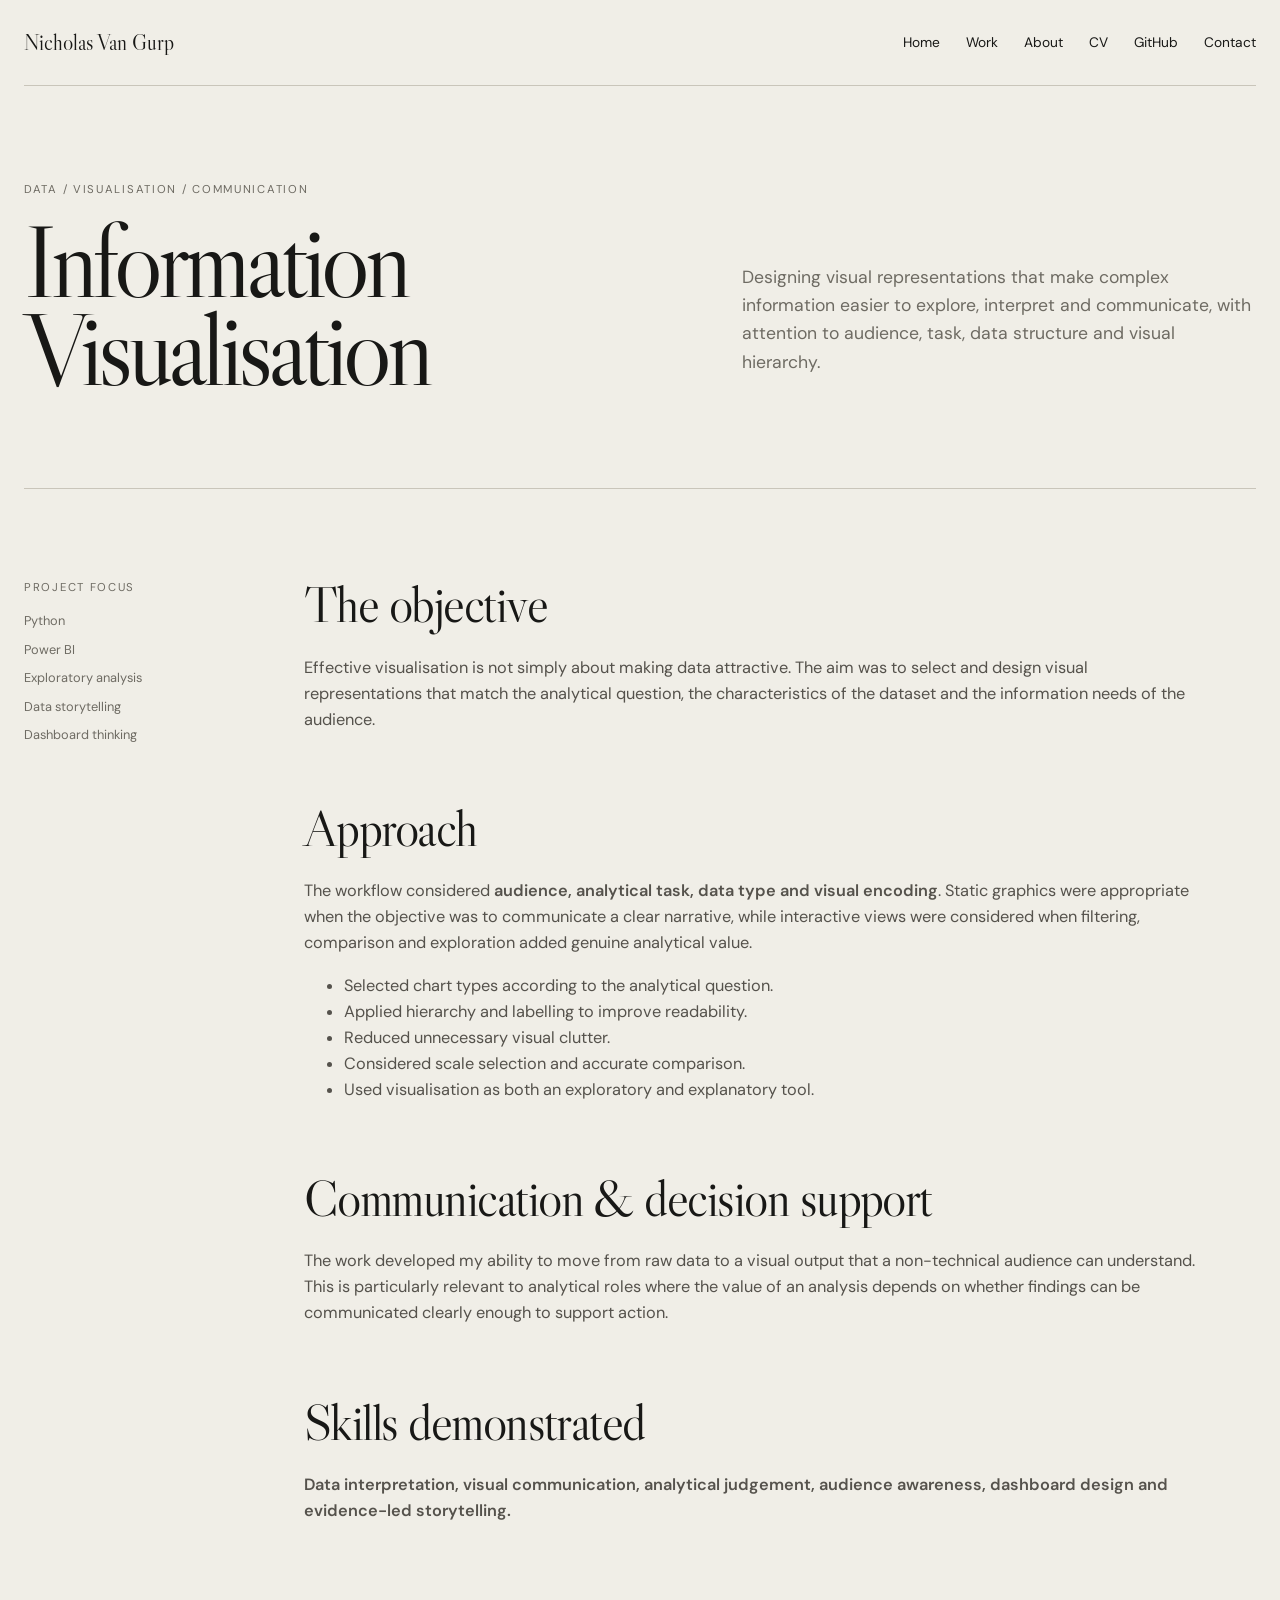
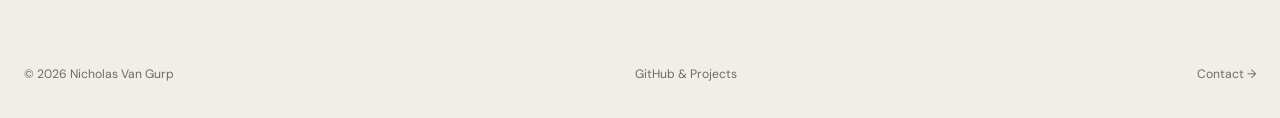
<file: projects/information-visualisation.html>
<!doctype html><html lang="en"><head><meta charset="UTF-8"><meta name="viewport" content="width=device-width,initial-scale=1"><link rel="stylesheet" href="../assets/style.css"><title>Information Visualisation — Nicholas Van Gurp</title><meta name="description" content="Information visualisation project focused on exploratory analysis, communication and data storytelling."></head><body id="top"><div class="mobile-nav"><a href="../work.html">Work</a><a href="../about.html">About</a><a href="../cv.html">CV</a><a href="../github.html">GitHub</a><a href="../contact.html">Contact</a></div><div class="wrap"><header class="header"><a class="logo" href="../index.html">Nicholas Van Gurp</a><nav class="nav"><a href="../work.html">Work</a><a href="../about.html">About</a><a href="../cv.html">CV</a><a href="../github.html">GitHub</a><a href="../contact.html">Contact</a><a class="pill" href="https://github.com/nickvangurp" target="_blank" rel="noopener">Profile ↗</a></nav><button class="menu" aria-label="Menu"><span></span><span></span><span></span></button></header><main><section class="project-hero"><div><div class="kicker">Data / Visualisation / Communication</div><h1>Information Visualisation</h1></div><p class="project-summary">Designing visual representations that make complex information easier to explore, interpret and communicate, with attention to audience, task, data structure and visual hierarchy.</p></section><section class="project-body"><aside class="sticky"><div class="kicker" style="margin-bottom:14px">Project focus</div><p>Python</p><p>Power BI</p><p>Exploratory analysis</p><p>Data storytelling</p><p>Dashboard thinking</p></aside><article class="article"><h2>The objective</h2><p>Effective visualisation is not simply about making data attractive. The aim was to select and design visual representations that match the analytical question, the characteristics of the dataset and the information needs of the audience.</p><h2>Approach</h2><p>The workflow considered <strong>audience, analytical task, data type and visual encoding</strong>. Static graphics were appropriate when the objective was to communicate a clear narrative, while interactive views were considered when filtering, comparison and exploration added genuine analytical value.</p><ul><li>Selected chart types according to the analytical question.</li><li>Applied hierarchy and labelling to improve readability.</li><li>Reduced unnecessary visual clutter.</li><li>Considered scale selection and accurate comparison.</li><li>Used visualisation as both an exploratory and explanatory tool.</li></ul><h2>Communication & decision support</h2><p>The work developed my ability to move from raw data to a visual output that a non-technical audience can understand. This is particularly relevant to analytical roles where the value of an analysis depends on whether findings can be communicated clearly enough to support action.</p><h2>Skills demonstrated</h2><p><strong>Data interpretation, visual communication, analytical judgement, audience awareness, dashboard design and evidence-led storytelling.</strong></p></article></section></main><footer><span>© <span data-year></span> Nicholas Van Gurp</span><a href="../github.html">GitHub & Projects</a><a href="../contact.html">Contact →</a></footer></div><script src="../assets/main.js"></script></body></html>
</file>
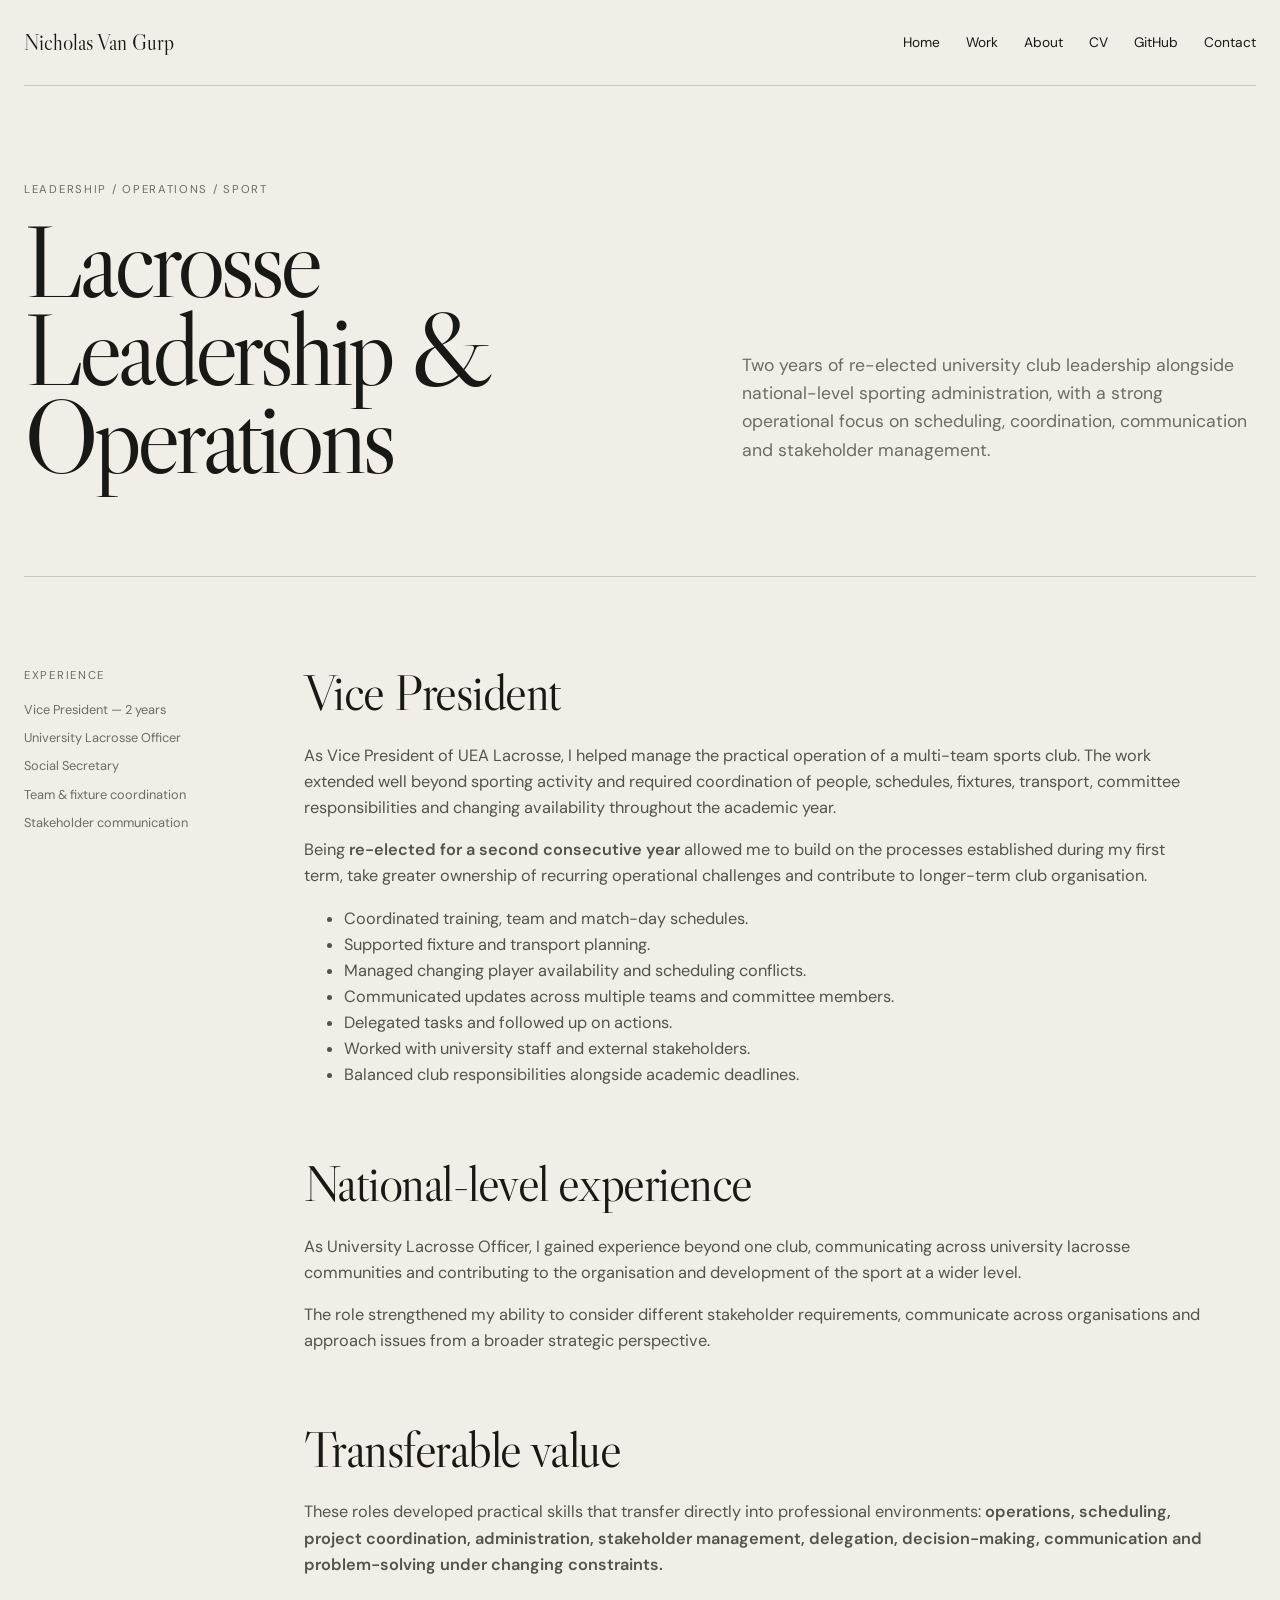
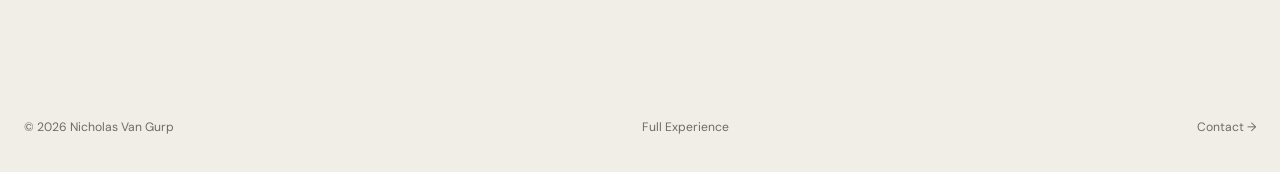
<file: projects/lacrosse.html>
<!doctype html><html lang="en"><head><meta charset="UTF-8"><meta name="viewport" content="width=device-width,initial-scale=1"><link rel="stylesheet" href="../assets/style.css"><title>Lacrosse Leadership & Operations — Nicholas Van Gurp</title><meta name="description" content="Leadership, scheduling, administration and operations experience across university and national lacrosse."></head><body id="top"><div class="mobile-nav"><a href="../work.html">Work</a><a href="../about.html">About</a><a href="../cv.html">CV</a><a href="../github.html">GitHub</a><a href="../contact.html">Contact</a></div><div class="wrap"><header class="header"><a class="logo" href="../index.html">Nicholas Van Gurp</a><nav class="nav"><a href="../work.html">Work</a><a href="../about.html">About</a><a href="../cv.html">CV</a><a href="../github.html">GitHub</a><a href="../contact.html">Contact</a><a class="pill" href="https://github.com/nickvangurp" target="_blank" rel="noopener">Profile ↗</a></nav><button class="menu" aria-label="Menu"><span></span><span></span><span></span></button></header><main><section class="project-hero"><div><div class="kicker">Leadership / Operations / Sport</div><h1>Lacrosse Leadership & Operations</h1></div><p class="project-summary">Two years of re-elected university club leadership alongside national-level sporting administration, with a strong operational focus on scheduling, coordination, communication and stakeholder management.</p></section><section class="project-body"><aside class="sticky"><div class="kicker" style="margin-bottom:14px">Experience</div><p>Vice President — 2 years</p><p>University Lacrosse Officer</p><p>Social Secretary</p><p>Team & fixture coordination</p><p>Stakeholder communication</p></aside><article class="article"><h2>Vice President</h2><p>As Vice President of UEA Lacrosse, I helped manage the practical operation of a multi-team sports club. The work extended well beyond sporting activity and required coordination of people, schedules, fixtures, transport, committee responsibilities and changing availability throughout the academic year.</p><p>Being <strong>re-elected for a second consecutive year</strong> allowed me to build on the processes established during my first term, take greater ownership of recurring operational challenges and contribute to longer-term club organisation.</p><ul><li>Coordinated training, team and match-day schedules.</li><li>Supported fixture and transport planning.</li><li>Managed changing player availability and scheduling conflicts.</li><li>Communicated updates across multiple teams and committee members.</li><li>Delegated tasks and followed up on actions.</li><li>Worked with university staff and external stakeholders.</li><li>Balanced club responsibilities alongside academic deadlines.</li></ul><h2>National-level experience</h2><p>As University Lacrosse Officer, I gained experience beyond one club, communicating across university lacrosse communities and contributing to the organisation and development of the sport at a wider level.</p><p>The role strengthened my ability to consider different stakeholder requirements, communicate across organisations and approach issues from a broader strategic perspective.</p><h2>Transferable value</h2><p>These roles developed practical skills that transfer directly into professional environments: <strong>operations, scheduling, project coordination, administration, stakeholder management, delegation, decision-making, communication and problem-solving under changing constraints.</strong></p></article></section></main><footer><span>© <span data-year></span> Nicholas Van Gurp</span><a href="../work.html">Full Experience</a><a href="../contact.html">Contact →</a></footer></div><script src="../assets/main.js"></script></body></html>
</file>
<file: assets/style.css>
@import url('https://fonts.googleapis.com/css2?family=DM+Sans:wght@400;500;600&family=Libre+Caslon+Display&display=swap');
:root{--bg:#f0eee7;--paper:#f8f6ef;--ink:#181816;--muted:#6e6b63;--line:#c9c5ba;--green:#173d32;--green2:#244f42;--max:1460px;--serif:"Libre Caslon Display",Georgia,serif;--sans:"DM Sans",Arial,sans-serif}
*{box-sizing:border-box}html{scroll-behavior:smooth}body{margin:0;background:var(--bg);color:var(--ink);font-family:var(--sans);line-height:1.6}a{color:inherit;text-decoration:none}button{font:inherit}strong{font-weight:600}::selection{background:var(--green);color:#fff}.wrap{width:min(calc(100% - 48px),var(--max));margin:auto}
.header{height:86px;display:flex;align-items:center;justify-content:space-between;border-bottom:1px solid var(--line)}.logo{font:400 1.35rem var(--serif);white-space:nowrap}.nav{display:flex;gap:26px;align-items:center;font-size:.86rem}.nav a{position:relative;padding:7px 0}.nav a:after{content:"";position:absolute;left:0;bottom:2px;width:0;height:1px;background:currentColor;transition:.25s}.nav a:hover:after,.nav a.active:after{width:100%}.nav .pill{border:1px solid var(--ink);border-radius:999px;padding:9px 14px}.nav .pill:after{display:none}.nav .pill:hover{background:var(--ink);color:var(--bg)}.menu{display:none;background:none;border:0;padding:10px 0;cursor:pointer}.menu span{display:block;width:27px;height:1px;background:var(--ink);margin:6px 0}.mobile-nav{display:none}
.kicker,.eyebrow{text-transform:uppercase;letter-spacing:.15em;font-size:.71rem;color:var(--muted)}.section{padding:92px 0 110px;border-bottom:1px solid var(--line)}.section-head{display:grid;grid-template-columns:190px 1fr;gap:30px;margin-bottom:64px}.section h2,.page-hero h1{font:400 clamp(3rem,5.8vw,6.2rem)/.96 var(--serif);letter-spacing:-.043em;margin:0}.lead{font-size:clamp(1.05rem,1.4vw,1.3rem);max-width:760px}.reveal{opacity:0;transform:translateY(18px);transition:.7s ease}.reveal.visible{opacity:1;transform:none}
/* HOME */
.home-intro{max-width:1120px;padding:105px 0 90px}.home-intro .status,.availability{display:inline-flex;border:1px solid var(--line);border-radius:999px;padding:8px 13px;font-size:.74rem;letter-spacing:.04em;color:var(--green);margin-bottom:28px;background:rgba(255,255,255,.18)}.home-intro h1{font:400 clamp(4.4rem,8.7vw,8.8rem)/.86 var(--serif);letter-spacing:-.055em;margin:0 0 22px}.home-intro h2{font:500 clamp(1rem,1.55vw,1.35rem)/1.45 var(--sans);letter-spacing:0;margin:0 0 38px;color:var(--green)}.home-intro h2 span{color:var(--muted);padding:0 7px}.home-intro p{max-width:800px;font-size:1.05rem;color:#4e4b45;margin:0 0 16px}.button-row{display:flex;gap:12px;flex-wrap:wrap;margin-top:32px}.button{display:inline-flex;align-items:center;justify-content:center;border:1px solid var(--ink);padding:11px 16px;border-radius:999px;font-size:.84rem;transition:.2s}.button:hover,.button.primary{background:var(--ink);color:var(--bg)}.button.primary:hover{background:var(--green)}.home-grid{display:grid;grid-template-columns:repeat(3,1fr);border-top:1px solid var(--line);border-left:1px solid var(--line);margin-bottom:90px}.home-card{min-height:280px;padding:28px;border-right:1px solid var(--line);border-bottom:1px solid var(--line);display:flex;flex-direction:column;transition:.2s}.home-card:hover{background:#e6e2d7}.home-card small{color:var(--muted)}.home-card h3{font:400 2rem/1.05 var(--serif);margin:55px 0 14px}.home-card p{color:var(--muted);margin:0 0 30px}.home-card span{margin-top:auto;font-size:.82rem}
/* PAGE HERO */
.page-hero{padding:96px 0 84px;border-bottom:1px solid var(--line)}.page-hero .intro{max-width:860px;font-size:1.1rem;color:var(--muted);margin:28px 0 0}.page-hero .availability{margin-top:30px;margin-bottom:0}
/* WORK */
.experience-stack{border-top:1px solid var(--line)}.experience-card{display:grid;grid-template-columns:210px 1fr;gap:55px;padding:52px 0;border-bottom:1px solid var(--line)}.experience-side{display:flex;flex-direction:column;gap:8px;color:var(--muted);font-size:.75rem;text-transform:uppercase;letter-spacing:.08em}.experience-side strong{font:400 1.4rem/1.1 var(--serif);text-transform:none;letter-spacing:0;color:var(--ink)}.experience-card h2{font:400 clamp(2.2rem,3.8vw,4rem)/1 var(--serif);margin:0 0 8px;letter-spacing:-.03em}.experience-card .org{font-size:.85rem;color:var(--green);margin-bottom:24px}.experience-card p{max-width:900px;color:#55524c}.detail-list{columns:2;column-gap:40px;padding-left:18px;margin:26px 0}.detail-list li{break-inside:avoid;margin:0 0 10px;color:#55524c}.tag-row{display:flex;flex-wrap:wrap;gap:8px;margin-top:25px}.tag-row span{font-size:.7rem;border:1px solid var(--line);border-radius:999px;padding:6px 10px;color:var(--muted)}
/* ABOUT / SKILLS */
.split{display:grid;grid-template-columns:1fr 1fr;gap:9vw}.big-copy{font:400 clamp(2.3rem,4.1vw,4.5rem)/1.04 var(--serif);letter-spacing:-.035em;margin:0}.copy p{color:#55524c;font-size:1.02rem}.fact{border-top:1px solid var(--line);padding:18px 0}.fact b{font:400 1.5rem var(--serif);display:block}.fact span{font-size:.85rem;color:var(--muted)}.skills{display:grid;grid-template-columns:repeat(4,1fr);border-top:1px solid var(--line);border-left:1px solid var(--line)}.skill{min-height:180px;border-right:1px solid var(--line);border-bottom:1px solid var(--line);padding:22px;display:flex;flex-direction:column;justify-content:space-between;transition:.2s}.skill:hover{background:#e7e3d8}.skill small{color:var(--muted);font-size:.72rem}.skill strong{font:400 1.75rem/1.08 var(--serif)}.skill-groups{display:grid;grid-template-columns:repeat(2,1fr);border-top:1px solid var(--line);border-left:1px solid var(--line)}.skill-group{padding:32px;border-right:1px solid var(--line);border-bottom:1px solid var(--line)}.skill-group>span{font-size:.7rem;color:var(--muted);text-transform:uppercase;letter-spacing:.1em}.skill-group h3{font:400 2rem/1.05 var(--serif);margin:35px 0 20px}.skill-group ul{margin:0;padding-left:18px;color:#55524c}.skill-group li{margin:5px 0}
/* CV */
.project-detail{margin-top:65px;border-top:1px solid var(--line);padding-top:38px;max-width:1100px}.project-detail h3{font:400 clamp(2.2rem,4vw,4rem)/1 var(--serif);margin:0 0 22px}.project-detail p{color:#55524c}.two-col-list{display:grid;grid-template-columns:1fr 1fr;gap:40px;margin:28px 0}.two-col-list ul{padding-left:18px;color:#55524c}.two-col-list li{margin-bottom:9px}.timeline{border-top:1px solid var(--line)}.timeline-row{display:grid;grid-template-columns:170px 1fr 220px;gap:35px;padding:30px 0;border-bottom:1px solid var(--line)}.timeline-row h3{font:400 clamp(1.8rem,2.8vw,3rem)/1.05 var(--serif);margin:0 0 10px}.timeline-row p{margin:0;color:var(--muted);max-width:800px}.date,.side{font-size:.78rem;color:var(--muted)}.side{text-align:right}
/* CONTACT */
.contact-layout{display:grid;grid-template-columns:1.15fr .85fr;gap:9vw}.contact-main{align-self:start}.email{font:400 clamp(1.6rem,3vw,3rem) var(--serif);display:block;width:fit-content;border-bottom:1px solid var(--ink);margin:18px 0 24px}.contact-main p{max-width:650px;color:var(--muted)}.contact-facts{border-top:1px solid var(--line)}.contact-fact{padding:22px 0;border-bottom:1px solid var(--line)}.contact-fact>span{display:block;text-transform:uppercase;letter-spacing:.1em;font-size:.68rem;color:var(--muted);margin-bottom:8px}.contact-fact strong{font:400 1.45rem var(--serif)}.contact-fact p{color:var(--muted);margin:8px 0 0}
/* PROJECT LIST / LEGACY PROJECT PAGES */
.project-list{border-top:1px solid var(--line)}.project-row{display:grid;grid-template-columns:62px 1fr 220px;gap:28px;padding:34px 0;border-bottom:1px solid var(--line);transition:.25s}.project-row:hover{padding-left:12px}.project-row h3{font:400 clamp(2rem,3vw,3.6rem)/1 var(--serif);letter-spacing:-.03em;margin:0 0 12px}.project-row p{margin:0;color:var(--muted);max-width:780px}.meta{text-align:right;color:var(--muted);font-size:.78rem;line-height:1.7}.num{font-size:.78rem;color:var(--muted);padding-top:7px}.project-hero{display:grid;grid-template-columns:1.1fr .9fr;gap:7vw;align-items:end;padding:95px 0;border-bottom:1px solid var(--line)}.project-hero h1{font:400 clamp(4rem,8vw,8rem)/.86 var(--serif);letter-spacing:-.05em;margin:18px 0 0}.project-summary{font-size:1.1rem;color:var(--muted)}.project-body{display:grid;grid-template-columns:220px 1fr;gap:60px;padding:90px 0}.sticky{position:sticky;top:30px;align-self:start}.sticky p{font-size:.8rem;color:var(--muted);margin:0 0 8px}.article{max-width:900px}.article h2{font:400 clamp(2.4rem,4vw,4.4rem)/1 var(--serif);letter-spacing:-.03em;margin:70px 0 24px}.article h2:first-child{margin-top:0}.article p,.article li{color:#55524c;font-size:1.02rem}.stat-grid{display:grid;grid-template-columns:repeat(3,1fr);gap:14px;margin:35px 0}.stat{background:var(--paper);padding:24px;min-height:140px}.stat b{font:400 2.3rem var(--serif);display:block}.stat span{font-size:.72rem;color:var(--muted)}
/* GITHUB */
.github-profile{display:grid;grid-template-columns:.8fr 1.2fr;gap:8vw;align-items:start}.github-mark{aspect-ratio:1;background:var(--green);color:white;display:flex;align-items:end;padding:30px;font:400 clamp(4rem,8vw,8rem)/.8 var(--serif);letter-spacing:-.06em}.github-copy h2{font:400 clamp(2.8rem,5vw,5.2rem)/.96 var(--serif);letter-spacing:-.04em;margin:0 0 25px}.github-copy p{color:#55524c;max-width:760px}
footer{min-height:88px;display:flex;align-items:center;justify-content:space-between;gap:20px;font-size:.76rem;color:var(--muted)}
@media(max-width:1000px){.nav{gap:18px}.home-grid{grid-template-columns:1fr}.home-card{min-height:220px}.skills{grid-template-columns:repeat(2,1fr)}.experience-card{grid-template-columns:160px 1fr}.contact-layout,.github-profile{grid-template-columns:1fr}.timeline-row{grid-template-columns:130px 1fr}.timeline-row .side{grid-column:2;text-align:left}}
@media(max-width:800px){.wrap{width:min(calc(100% - 28px),var(--max))}.header{height:72px}.nav{display:none}.menu{display:block}.mobile-nav{position:fixed;inset:0;background:var(--bg);z-index:90;padding:95px 28px 35px;transform:translateY(-105%);transition:.35s;display:flex;flex-direction:column}.mobile-nav.open{transform:none}.mobile-nav a{font:400 clamp(2.2rem,10vw,4rem) var(--serif);padding:10px 0;border-bottom:1px solid var(--line)}.home-intro{padding:70px 0}.home-intro h1{font-size:clamp(4rem,17vw,7rem)}.section,.page-hero{padding:70px 0}.section-head,.split,.project-hero,.project-body{grid-template-columns:1fr}.section-head{gap:16px}.experience-card{grid-template-columns:1fr;gap:22px}.experience-side{flex-direction:row;justify-content:space-between}.detail-list{columns:1}.skill-groups{grid-template-columns:1fr}.project-row{grid-template-columns:44px 1fr;gap:12px}.meta{grid-column:2;text-align:left}.sticky{position:static}.two-col-list{grid-template-columns:1fr}.timeline-row{grid-template-columns:1fr;gap:8px}.timeline-row .side{grid-column:1}.stat-grid{grid-template-columns:1fr}.github-mark{max-width:420px}footer{flex-wrap:wrap;padding:22px 0}}
@media(max-width:520px){.skills{grid-template-columns:1fr}.button-row{flex-direction:column}.button{width:100%}.home-intro h2 span{display:none}.home-intro h2{max-width:330px}.email{font-size:1.45rem}.experience-side{display:block}.experience-side strong{margin-top:7px}.project-row{grid-template-columns:1fr}.project-row .num,.project-row .meta{grid-column:1}footer{flex-direction:column;align-items:flex-start}}
</file>
